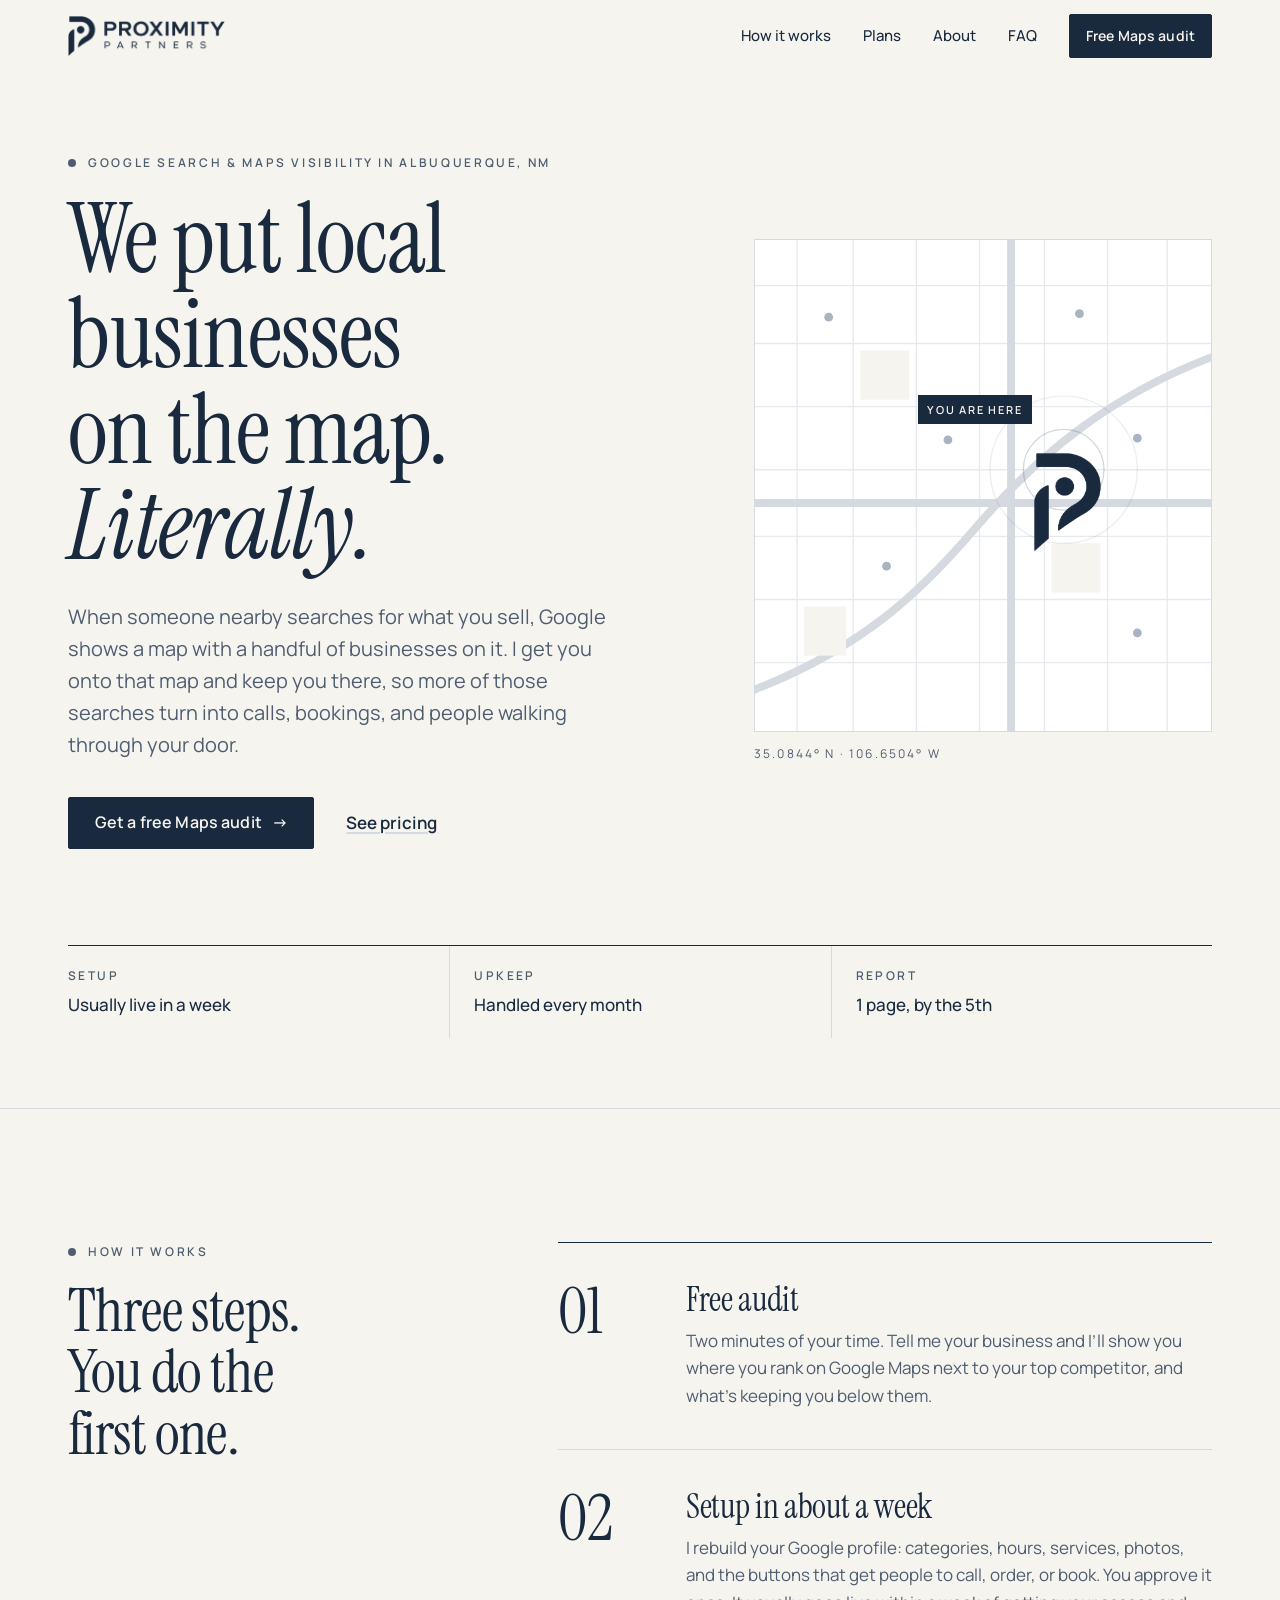
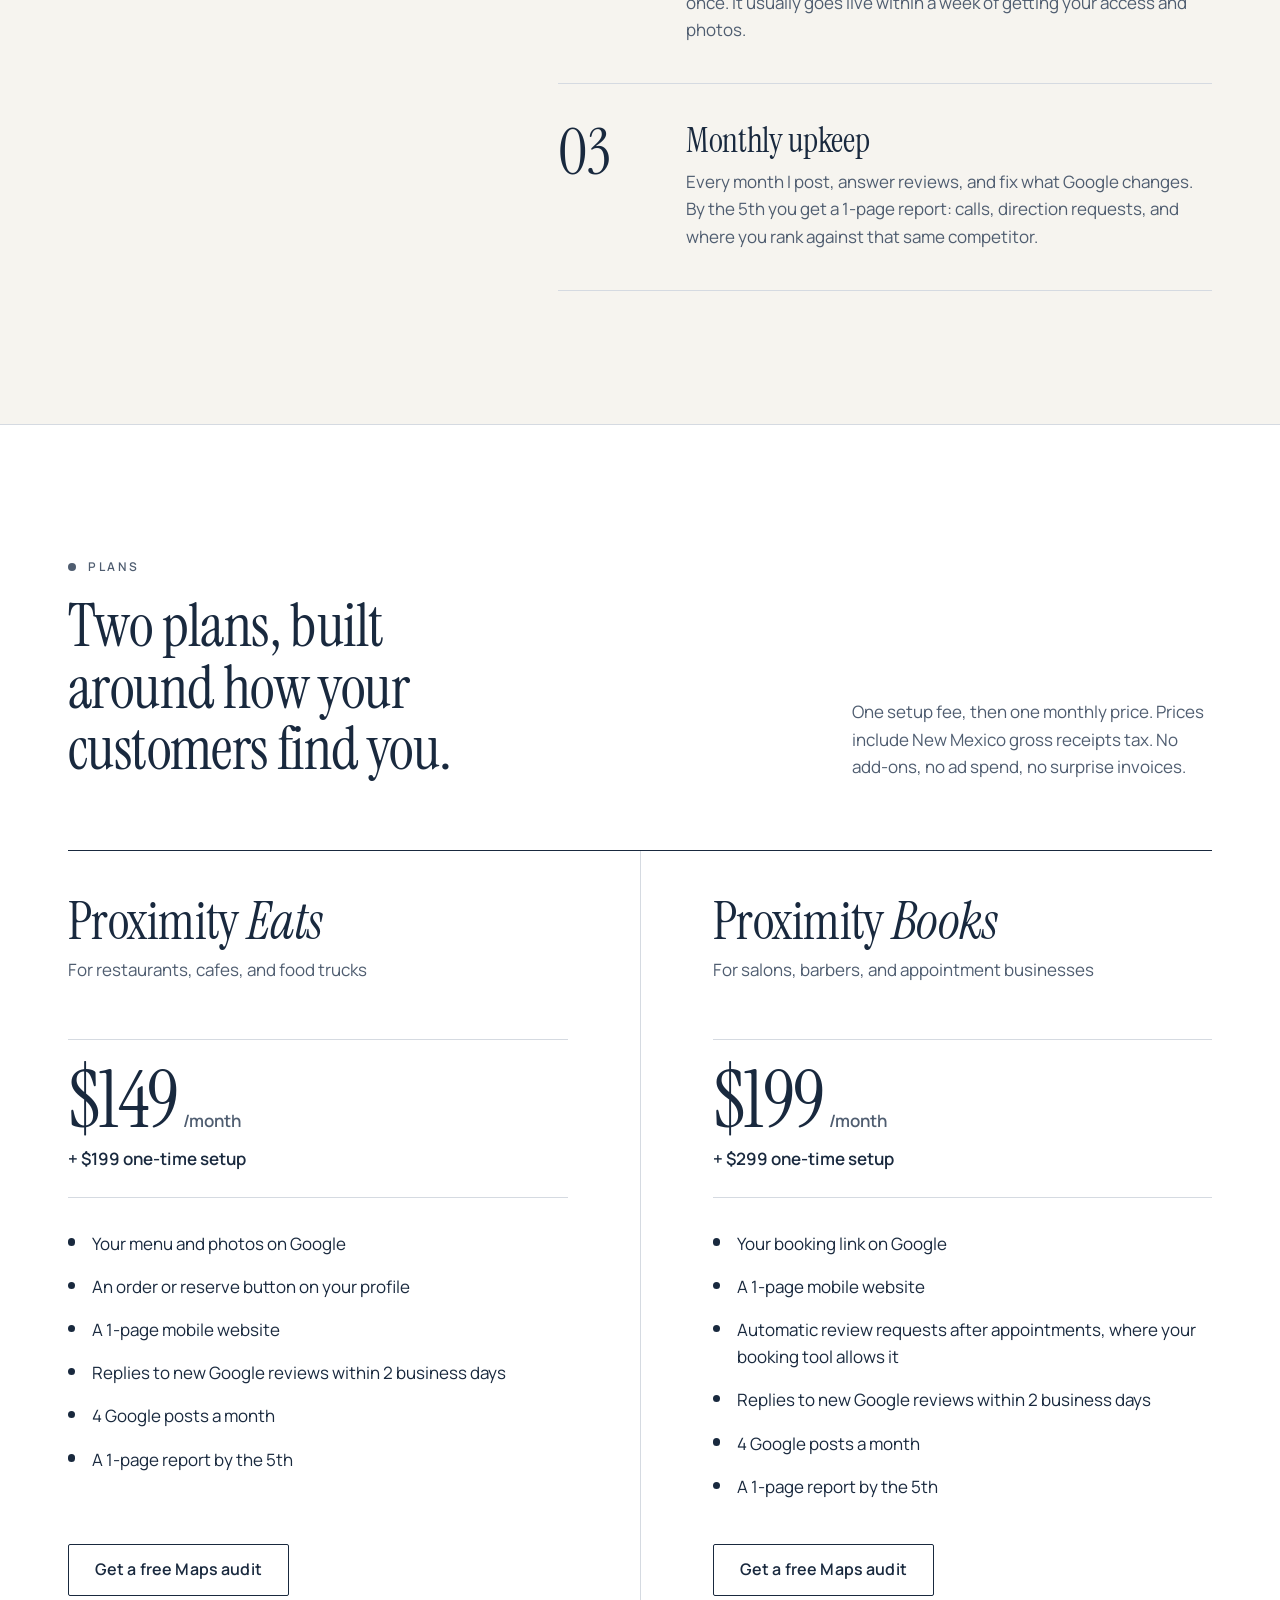
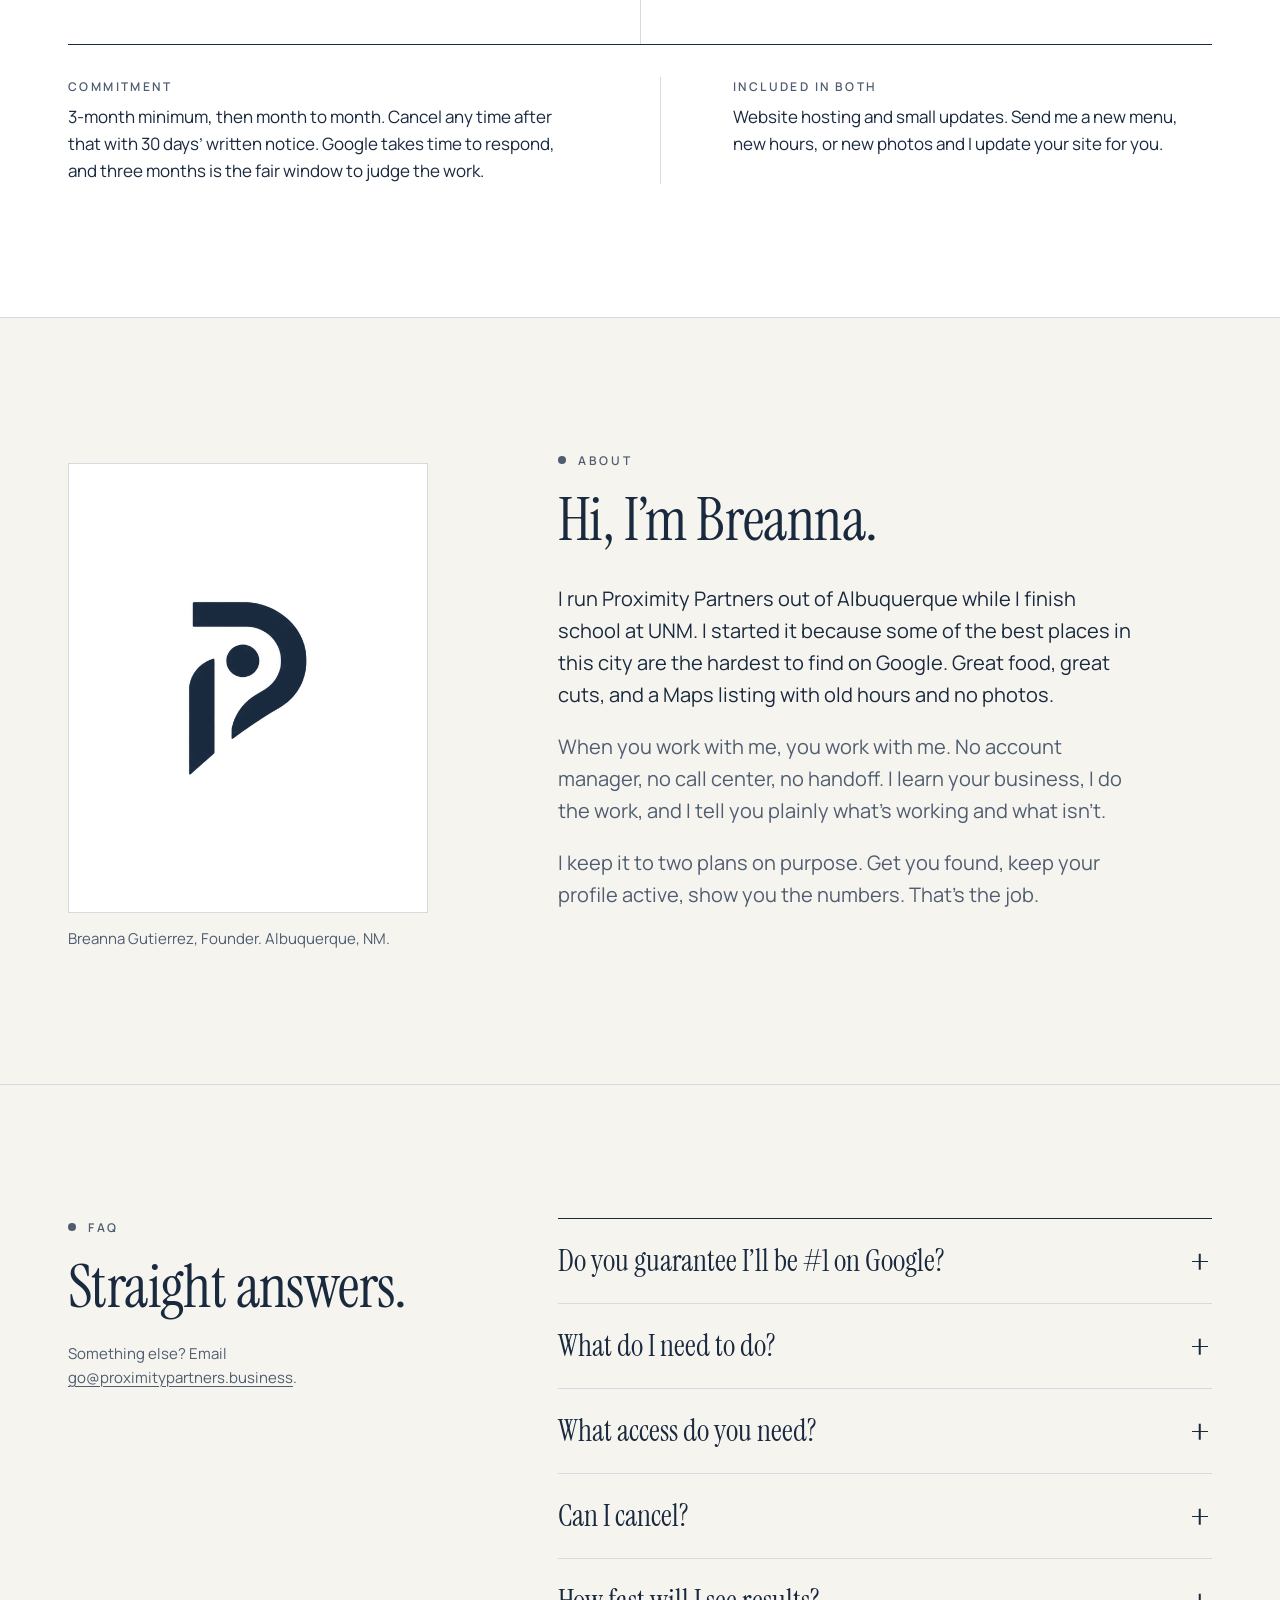
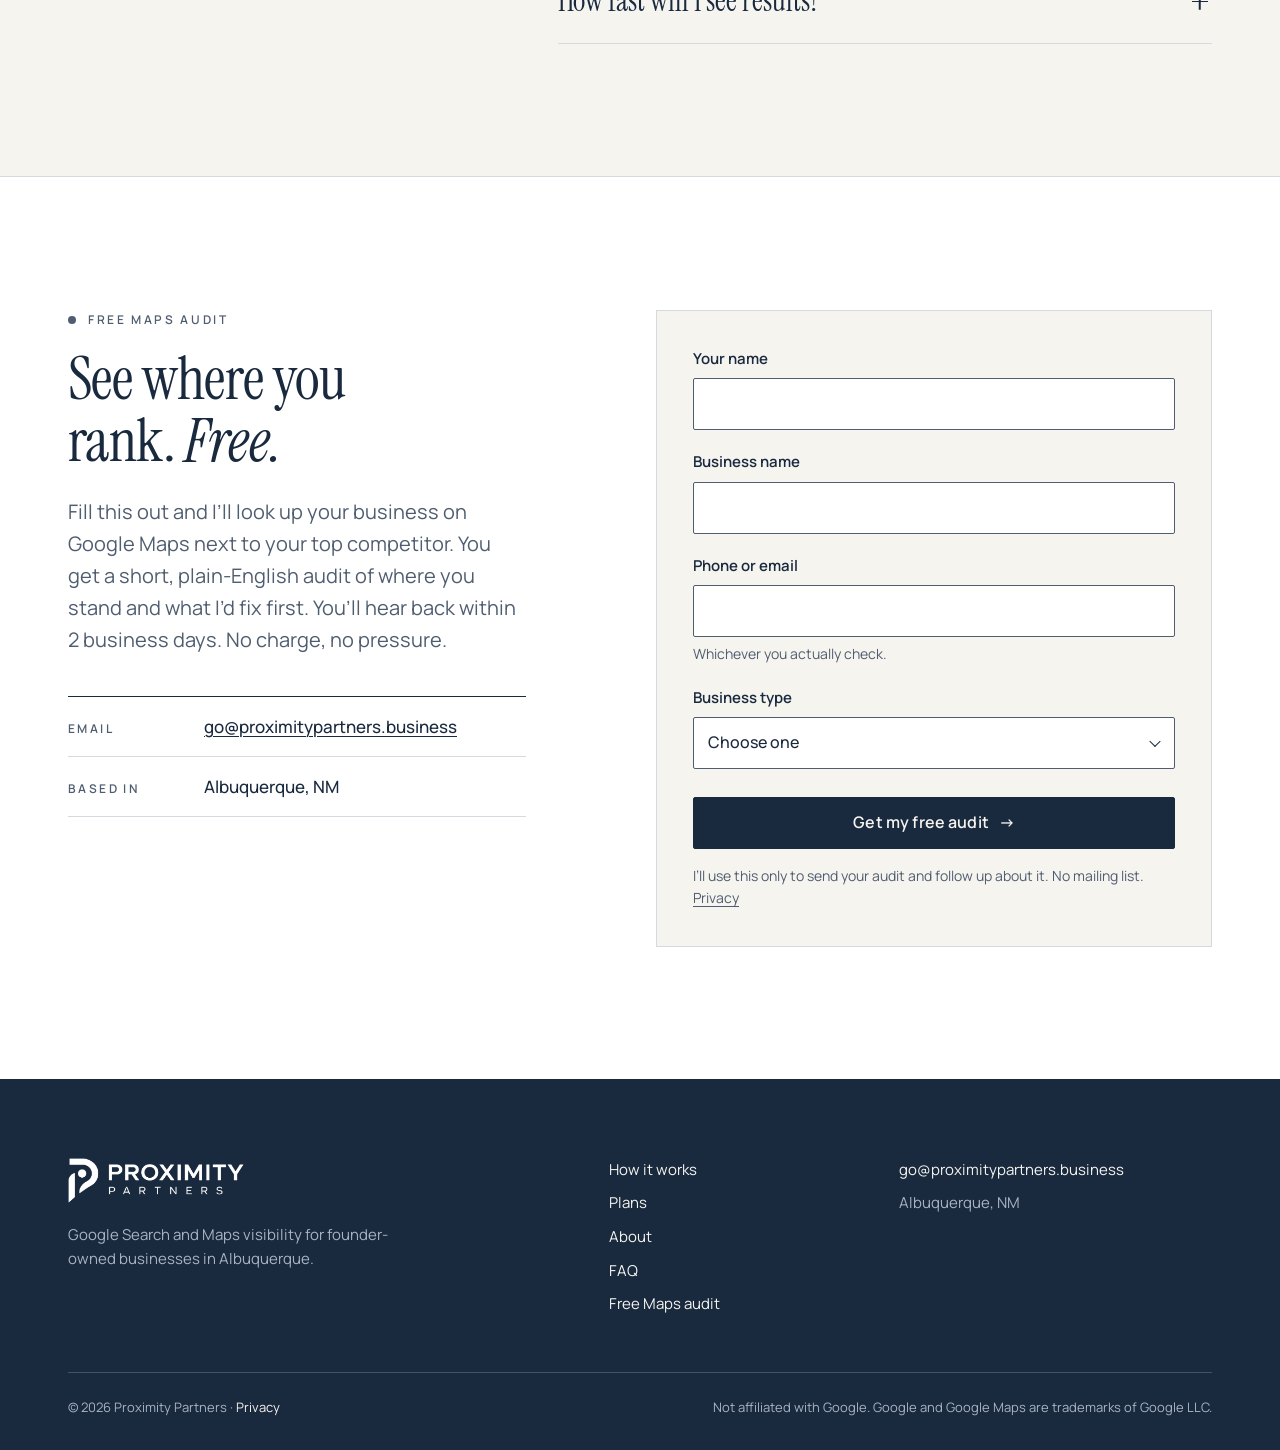
<file: index.html>
<!DOCTYPE html>
<html lang="en">
<head>
  <meta charset="UTF-8">
  <meta name="viewport" content="width=device-width, initial-scale=1">
  <title>Proximity Partners | Google Maps Visibility for Albuquerque Businesses</title>
  <meta name="description" content="More calls and walk-ins from Google Maps. Proximity Partners sets up and maintains Google profiles for Albuquerque restaurants, salons, and barbers. One setup fee, one monthly plan. Free Maps audit.">
  <link rel="canonical" href="https://proximitypartners.business/">
  <meta name="theme-color" content="#19293E">
  <meta name="color-scheme" content="light">
  <meta name="referrer" content="strict-origin-when-cross-origin">

  <!-- Open Graph / social -->
  <meta property="og:type" content="website">
  <meta property="og:site_name" content="Proximity Partners">
  <meta property="og:title" content="Proximity Partners | We put local businesses on the map">
  <meta property="og:description" content="Google Maps visibility for Albuquerque restaurants, salons, and barbers. Setup in about a week, monthly upkeep, a 1-page report by the 5th. Get a free Maps audit.">
  <meta property="og:url" content="https://proximitypartners.business/">
  <meta property="og:image" content="https://proximitypartners.business/og-image.png">
  <meta property="og:image:width" content="1200">
  <meta property="og:image:height" content="630">
  <meta property="og:image:alt" content="Proximity Partners logo over a street grid. Google Maps visibility, Albuquerque, NM.">
  <meta property="og:locale" content="en_US">
  <meta name="twitter:card" content="summary_large_image">
  <meta name="twitter:title" content="Proximity Partners | We put local businesses on the map">
  <meta name="twitter:description" content="Google Maps visibility for Albuquerque restaurants, salons, and barbers. Get a free Maps audit.">
  <meta name="twitter:image" content="https://proximitypartners.business/og-image.png">

  <!-- Icons -->
  <link rel="icon" href="/favicon.ico" sizes="any">
  <link rel="icon" type="image/png" sizes="32x32" href="/favicon-32.png">
  <link rel="apple-touch-icon" href="/apple-touch-icon.png">
  <link rel="manifest" href="/site.webmanifest">

  <!-- Fonts -->
  <link rel="preconnect" href="https://fonts.googleapis.com">
  <link rel="preconnect" href="https://fonts.gstatic.com" crossorigin>
  <link rel="stylesheet" href="https://fonts.googleapis.com/css2?family=Instrument+Serif:ital@0;1&family=Manrope:wght@400;500;600;700&display=swap">

  <link rel="stylesheet" href="/styles.css">
  <script>document.documentElement.classList.add('js');</script>
  <script src="/main.js" defer></script>

  <script type="application/ld+json">
  {
    "@context": "https://schema.org",
    "@type": "ProfessionalService",
    "@id": "https://proximitypartners.business/#business",
    "name": "Proximity Partners",
    "description": "Google Search and Google Maps visibility for founder-owned local businesses in Albuquerque, NM. One-time setup plus a monthly plan.",
    "url": "https://proximitypartners.business/",
    "logo": "https://proximitypartners.business/assets/logo.png",
    "image": "https://proximitypartners.business/og-image.png",
    "email": "go@proximitypartners.business",
    "founder": { "@type": "Person", "name": "Breanna Gutierrez" },
    "address": {
      "@type": "PostalAddress",
      "addressLocality": "Albuquerque",
      "addressRegion": "NM",
      "addressCountry": "US"
    },
    "geo": { "@type": "GeoCoordinates", "latitude": 35.0844, "longitude": -106.6504 },
    "areaServed": { "@type": "City", "name": "Albuquerque" },
    "makesOffer": [
      {
        "@type": "Offer",
        "name": "Proximity Eats",
        "description": "Google profile setup and monthly upkeep for restaurants. $199 one-time setup plus $149 per month.",
        "priceSpecification": { "@type": "UnitPriceSpecification", "price": 149, "priceCurrency": "USD", "unitText": "MONTH" }
      },
      {
        "@type": "Offer",
        "name": "Proximity Books",
        "description": "Google profile setup and monthly upkeep for salons, barbers, and appointment businesses. $299 one-time setup plus $199 per month.",
        "priceSpecification": { "@type": "UnitPriceSpecification", "price": 199, "priceCurrency": "USD", "unitText": "MONTH" }
      }
    ]
  }
  </script>
  <!-- PLACEHOLDER (schema): once they exist, add to the JSON-LD above:
       "sameAs": ["<your Google Business Profile URL>", "<Instagram/LinkedIn URL>"],
       "openingHours": "Mo-Fr 09:00-17:00"  (your real hours),
       and "streetAddress"/"postalCode" only if you want a public address. -->
</head>
<body>
  <a class="skip-link" href="#main">Skip to content</a>

  <header class="site-header">
    <div class="wrap header-inner">
      <a class="brand" href="/" aria-label="Proximity Partners, home">
        <img src="/assets/logo.png" alt="Proximity Partners" width="640" height="163">
      </a>
      <button class="nav-toggle" type="button" aria-expanded="false" aria-controls="site-nav">
        <span class="nav-toggle-label">Menu</span>
        <span class="nav-toggle-bars" aria-hidden="true"></span>
      </button>
      <nav id="site-nav" class="site-nav" aria-label="Main">
        <ul>
          <li><a href="#how">How it works</a></li>
          <li><a href="#plans">Plans</a></li>
          <li><a href="#about">About</a></li>
          <li><a href="#faq">FAQ</a></li>
        </ul>
        <a class="btn btn-small" href="#audit">Free Maps audit</a>
      </nav>
    </div>
  </header>

  <main id="main">

    <!-- HERO -->
    <section class="hero" aria-labelledby="hero-title">
      <div class="wrap hero-grid">
        <div class="hero-copy">
          <p class="eyebrow reveal">Google Search &amp; Maps visibility in Albuquerque, NM</p>
          <h1 id="hero-title" class="reveal">We put local businesses on the map. <em>Literally.</em></h1>
          <p class="lede reveal">When someone nearby searches for what you sell, Google shows a map with a handful of businesses on it. I get you onto that map and keep you there, so more of those searches turn into calls, bookings, and people walking through your door.</p>
          <div class="hero-actions reveal">
            <a class="btn" href="#audit">Get a free Maps audit <span class="btn-arrow" aria-hidden="true">&rarr;</span></a>
            <a class="link-quiet" href="#plans">See pricing</a>
          </div>
        </div>

        <figure class="hero-map reveal" aria-hidden="true">
          <svg class="map-svg" viewBox="0 0 520 560" focusable="false">
            <rect class="map-bg" x="0" y="0" width="520" height="560"/>
            <g class="map-minor">
              <path d="M0 52H520M0 118H520M0 190H520M0 262H520M0 338H520M0 410H520M0 482H520"/>
              <path d="M48 0V560M112 0V560M184 0V560M256 0V560M330 0V560M402 0V560M470 0V560"/>
            </g>
            <g class="map-major">
              <path d="M0 300H520"/>
              <path d="M292 0V560"/>
              <path d="M-20 520C120 470 190 400 250 330S400 170 560 120"/>
            </g>
            <g class="map-blocks">
              <rect x="120" y="126" width="56" height="56"/>
              <rect x="338" y="346" width="56" height="56"/>
              <rect x="56" y="418" width="48" height="56"/>
            </g>
            <g class="map-dots">
              <circle cx="84" cy="88" r="5"/>
              <circle cx="220" cy="228" r="5"/>
              <circle cx="436" cy="226" r="5"/>
              <circle cx="150" cy="372" r="5"/>
              <circle cx="436" cy="448" r="5"/>
              <circle cx="370" cy="84" r="5"/>
            </g>
            <circle class="map-ring" cx="352" cy="262" r="46"/>
            <circle class="map-ring map-ring-outer" cx="352" cy="262" r="84"/>
          </svg>
          <img class="map-pin" src="/assets/mark.png" alt="" width="219" height="318">
          <span class="map-tag">You are here</span>
          <figcaption class="map-caption">35.0844&deg; N &middot; 106.6504&deg; W</figcaption>
        </figure>
      </div>

      <div class="wrap">
        <ul class="hero-facts reveal" aria-label="At a glance">
          <li><span class="fact-k">Setup</span> Usually live in a week</li>
          <li><span class="fact-k">Upkeep</span> Handled every month</li>
          <li><span class="fact-k">Report</span> 1 page, by the 5th</li>
        </ul>
      </div>
    </section>

    <!-- HOW IT WORKS -->
    <section id="how" class="section how" aria-labelledby="how-title">
      <div class="wrap split">
        <div class="split-aside">
          <p class="eyebrow reveal">How it works</p>
          <h2 id="how-title" class="reveal">Three steps. You do the first one.</h2>
        </div>
        <ol class="steps">
          <li class="step reveal">
            <span class="step-num" aria-hidden="true">01</span>
            <div>
              <h3>Free audit</h3>
              <p>Two minutes of your time. Tell me your business and I&rsquo;ll show you where you rank on Google Maps next to your top competitor, and what&rsquo;s keeping you below them.</p>
            </div>
          </li>
          <li class="step reveal">
            <span class="step-num" aria-hidden="true">02</span>
            <div>
              <h3>Setup in about a week</h3>
              <p>I rebuild your Google profile: categories, hours, services, photos, and the buttons that get people to call, order, or book. You approve it once. It usually goes live within a week of getting your access and photos.</p>
            </div>
          </li>
          <li class="step reveal">
            <span class="step-num" aria-hidden="true">03</span>
            <div>
              <h3>Monthly upkeep</h3>
              <p>Every month I post, answer reviews, and fix what Google changes. By the 5th you get a <span class="nowrap">1-page</span> report: calls, direction requests, and where you rank against that same competitor.</p>
            </div>
          </li>
        </ol>
      </div>
    </section>

    <!-- PLANS -->
    <section id="plans" class="section plans" aria-labelledby="plans-title">
      <div class="wrap">
        <div class="plans-head">
          <p class="eyebrow reveal">Plans</p>
          <h2 id="plans-title" class="reveal">Two plans, built around how your customers find you.</h2>
          <p class="plans-intro reveal">One setup fee, then one monthly price. Prices include New Mexico gross receipts tax. No add-ons, no ad spend, no surprise invoices.</p>
        </div>

        <div class="plan-grid">
          <article class="plan reveal" aria-labelledby="plan-eats">
            <header class="plan-top">
              <h3 id="plan-eats">Proximity <em>Eats</em></h3>
              <p class="plan-for">For restaurants, cafes, and food trucks</p>
            </header>
            <p class="plan-price">
              <span class="price-num">$149</span><span class="price-unit">/month</span>
            </p>
            <p class="plan-setup">+ $199 one-time setup</p>
            <ul class="dot-list">
              <li>Your menu and photos on Google</li>
              <li>An order or reserve button on your profile</li>
              <li>A <span class="nowrap">1-page</span> mobile website</li>
              <li>Replies to new Google reviews within 2 business days</li>
              <li>4 Google posts a month</li>
              <li>A <span class="nowrap">1-page</span> report by the 5th</li>
            </ul>
            <a class="btn btn-outline" href="#audit" data-plan="Restaurant / food">Get a free Maps audit</a>
          </article>

          <article class="plan reveal" aria-labelledby="plan-books">
            <header class="plan-top">
              <h3 id="plan-books">Proximity <em>Books</em></h3>
              <p class="plan-for">For salons, barbers, and appointment businesses</p>
            </header>
            <p class="plan-price">
              <span class="price-num">$199</span><span class="price-unit">/month</span>
            </p>
            <p class="plan-setup">+ $299 one-time setup</p>
            <ul class="dot-list">
              <li>Your booking link on Google</li>
              <li>A <span class="nowrap">1-page</span> mobile website</li>
              <li>Automatic review requests after appointments, where your booking tool allows it</li>
              <li>Replies to new Google reviews within 2 business days</li>
              <li>4 Google posts a month</li>
              <li>A <span class="nowrap">1-page</span> report by the 5th</li>
            </ul>
            <a class="btn btn-outline" href="#audit" data-plan="Salon / barber">Get a free Maps audit</a>
          </article>
        </div>

        <dl class="terms reveal">
          <div>
            <dt>Commitment</dt>
            <dd>3-month minimum, then month to month. Cancel any time after that with 30 days&rsquo; written notice. Google takes time to respond, and three months is the fair window to judge the work.</dd>
          </div>
          <div>
            <dt>Included in both</dt>
            <dd>Website hosting and small updates. Send me a new menu, new hours, or new photos and I update your site for you.</dd>
          </div>
        </dl>
      </div>
    </section>

    <!-- ABOUT -->
    <section id="about" class="section about" aria-labelledby="about-title">
      <div class="wrap about-grid">
        <figure class="about-figure reveal">
          <!-- PLACEHOLDER (photo): replace this block with a real photo of you, e.g.
               <img src="/assets/breanna.jpg" alt="Breanna Gutierrez, founder of Proximity Partners" width="800" height="1000" loading="lazy">
               Portrait orientation (4:5) works best. Until then the logo mark shows here. -->
          <div class="about-photo-fallback">
            <img src="/assets/mark.png" alt="" width="219" height="318" loading="lazy">
          </div>
          <figcaption>Breanna Gutierrez, Founder. Albuquerque, NM.</figcaption>
        </figure>

        <div class="about-copy">
          <p class="eyebrow reveal">About</p>
          <h2 id="about-title" class="reveal">Hi, I&rsquo;m Breanna.</h2>
          <div class="prose">
            <p class="reveal">I run Proximity Partners out of Albuquerque while I finish school at UNM. I started it because some of the best places in this city are the hardest to find on Google. Great food, great cuts, and a Maps listing with old hours and no photos.</p>
            <p class="reveal">When you work with me, you work with me. No account manager, no call center, no handoff. I learn your business, I do the work, and I tell you plainly what&rsquo;s working and what isn&rsquo;t.</p>
            <p class="reveal">I keep it to two plans on purpose. Get you found, keep your profile active, show you the numbers. That&rsquo;s the job.</p>
          </div>
        </div>
      </div>
    </section>

    <!-- FAQ -->
    <section id="faq" class="section faq" aria-labelledby="faq-title">
      <div class="wrap split">
        <div class="split-aside split-sticky">
          <p class="eyebrow reveal">FAQ</p>
          <h2 id="faq-title" class="reveal">Straight answers.</h2>
          <p class="faq-more reveal">Something else? Email <a href="mailto:go@proximitypartners.business">go@proximitypartners.business</a>.</p>
        </div>
        <div class="faq-list">
          <details class="reveal">
            <summary>Do you guarantee I&rsquo;ll be #1 on Google?</summary>
            <div class="answer">
              <p>No. Nobody honestly can. Google ranks local results on relevance, distance, and reputation, and distance changes with every person searching. A business three blocks away will often outrank you for someone standing next to it.</p>
              <p>What I can promise is the work: a complete, active, well-reviewed profile, and a monthly report that shows exactly where you stand. Anyone who guarantees #1 is guessing.</p>
            </div>
          </details>
          <details class="reveal">
            <summary>What do I need to do?</summary>
            <div class="answer">
              <p>Very little. One short call at the start, a few photos if you have them, and a yes when I send you the setup to approve. After that, keep running your business. I handle the upkeep.</p>
            </div>
          </details>
          <details class="reveal">
            <summary>What access do you need?</summary>
            <div class="answer">
              <p>Manager access to your Google Business Profile, which you grant from your own Google account. You stay the owner. If you don&rsquo;t have a profile yet, I&rsquo;ll help you create and verify one in your name.</p>
              <p>On Proximity Books, I&rsquo;ll also connect to your booking tool so review requests go out after appointments, where your booking tool allows it. We&rsquo;ll sort out the details on the setup call.</p>
            </div>
          </details>
          <details class="reveal">
            <summary>Can I cancel?</summary>
            <div class="answer">
              <p>Yes. Both plans have a 3-month minimum. After that they go month to month, and you can cancel any time with 30 days&rsquo; written notice. An email is enough.</p>
              <p>Your Google profile, photos, reviews, and domain are yours and stay yours. I&rsquo;m added as a Manager, never as the owner.</p>
            </div>
          </details>
          <details class="reveal">
            <summary>How fast will I see results?</summary>
            <div class="answer">
              <p>Profile fixes usually show up on Google within days. Ranking changes take longer, usually weeks to a few months, depending on your category and how crowded your area is. That&rsquo;s why there&rsquo;s a 3-month minimum, and why you get a report every month so you can watch it move.</p>
            </div>
          </details>
        </div>
      </div>
    </section>

    <!-- CONTACT / AUDIT -->
    <section id="audit" class="section contact" aria-labelledby="audit-title">
      <div class="wrap contact-grid">
        <div class="contact-copy">
          <p class="eyebrow reveal">Free Maps audit</p>
          <h2 id="audit-title" class="reveal">See where you rank. <em>Free.</em></h2>
          <p class="reveal">Fill this out and I&rsquo;ll look up your business on Google Maps next to your top competitor. You get a short, plain-English audit of where you stand and what I&rsquo;d fix first. You&rsquo;ll hear back within 2 business days. No charge, no pressure.</p>

          <ul class="contact-direct reveal">
            <li>
              <span class="fact-k">Email</span>
              <a href="mailto:go@proximitypartners.business">go@proximitypartners.business</a>
            </li>
            <li>
              <span class="fact-k">Based in</span>
              Albuquerque, NM
            </li>
            <!-- PLACEHOLDER (hours): add your contact hours as another <li> if you want to show them. -->
          </ul>
        </div>

        <!-- Netlify Forms collects submissions (form name "audit"). The ops server picks them up,
             runs the free Maps audit, and sends Breanna the draft in Telegram. "_honey" is the spam trap. -->
        <form class="audit-form reveal" name="audit" method="POST" action="/thanks.html" data-netlify="true" netlify-honeypot="_honey">
          <input type="hidden" name="form-name" value="audit">
          <p class="visually-hidden">
            <label>Leave this empty: <input name="_honey" tabindex="-1" autocomplete="off"></label>
          </p>

          <div class="field">
            <label for="f-name">Your name</label>
            <input id="f-name" name="name" type="text" autocomplete="name" required>
          </div>
          <div class="field">
            <label for="f-business">Business name</label>
            <input id="f-business" name="business" type="text" autocomplete="organization" required>
          </div>
          <div class="field">
            <label for="f-contact">Phone or email</label>
            <input id="f-contact" name="contact" type="text" autocomplete="on" required aria-describedby="f-contact-hint">
            <p class="hint" id="f-contact-hint">Whichever you actually check.</p>
          </div>
          <div class="field">
            <label for="f-type">Business type</label>
            <div class="select-wrap">
              <select id="f-type" name="business_type" required>
                <option value="" disabled selected>Choose one</option>
                <option>Restaurant / food</option>
                <option>Salon / barber</option>
                <option>Other appointment business</option>
                <option>Something else</option>
              </select>
            </div>
          </div>
          <button class="btn btn-block" type="submit">Get my free audit <span class="btn-arrow" aria-hidden="true">&rarr;</span></button>
          <p class="form-note">I&rsquo;ll use this only to send your audit and follow up about it. No mailing list. <a href="/privacy.html">Privacy</a></p>
        </form>
      </div>
    </section>
  </main>

  <footer class="site-footer">
    <div class="wrap footer-grid">
      <div class="footer-brand">
        <img src="/assets/logo-white.png" alt="Proximity Partners" width="640" height="163" loading="lazy">
        <p>Google Search and Maps visibility for founder-owned businesses in Albuquerque.</p>
      </div>
      <nav class="footer-nav" aria-label="Footer">
        <ul>
          <li><a href="#how">How it works</a></li>
          <li><a href="#plans">Plans</a></li>
          <li><a href="#about">About</a></li>
          <li><a href="#faq">FAQ</a></li>
          <li><a href="#audit">Free Maps audit</a></li>
        </ul>
      </nav>
      <address class="footer-contact">
        <a href="mailto:go@proximitypartners.business">go@proximitypartners.business</a>
        <span>Albuquerque, NM</span>
      </address>
    </div>
    <div class="wrap footer-base">
      <p>&copy; 2026 Proximity Partners &middot; <a href="/privacy.html">Privacy</a></p>
      <p>Not affiliated with Google. Google and Google Maps are trademarks of Google LLC.</p>
    </div>
  </footer>
</body>
</html>
</file>
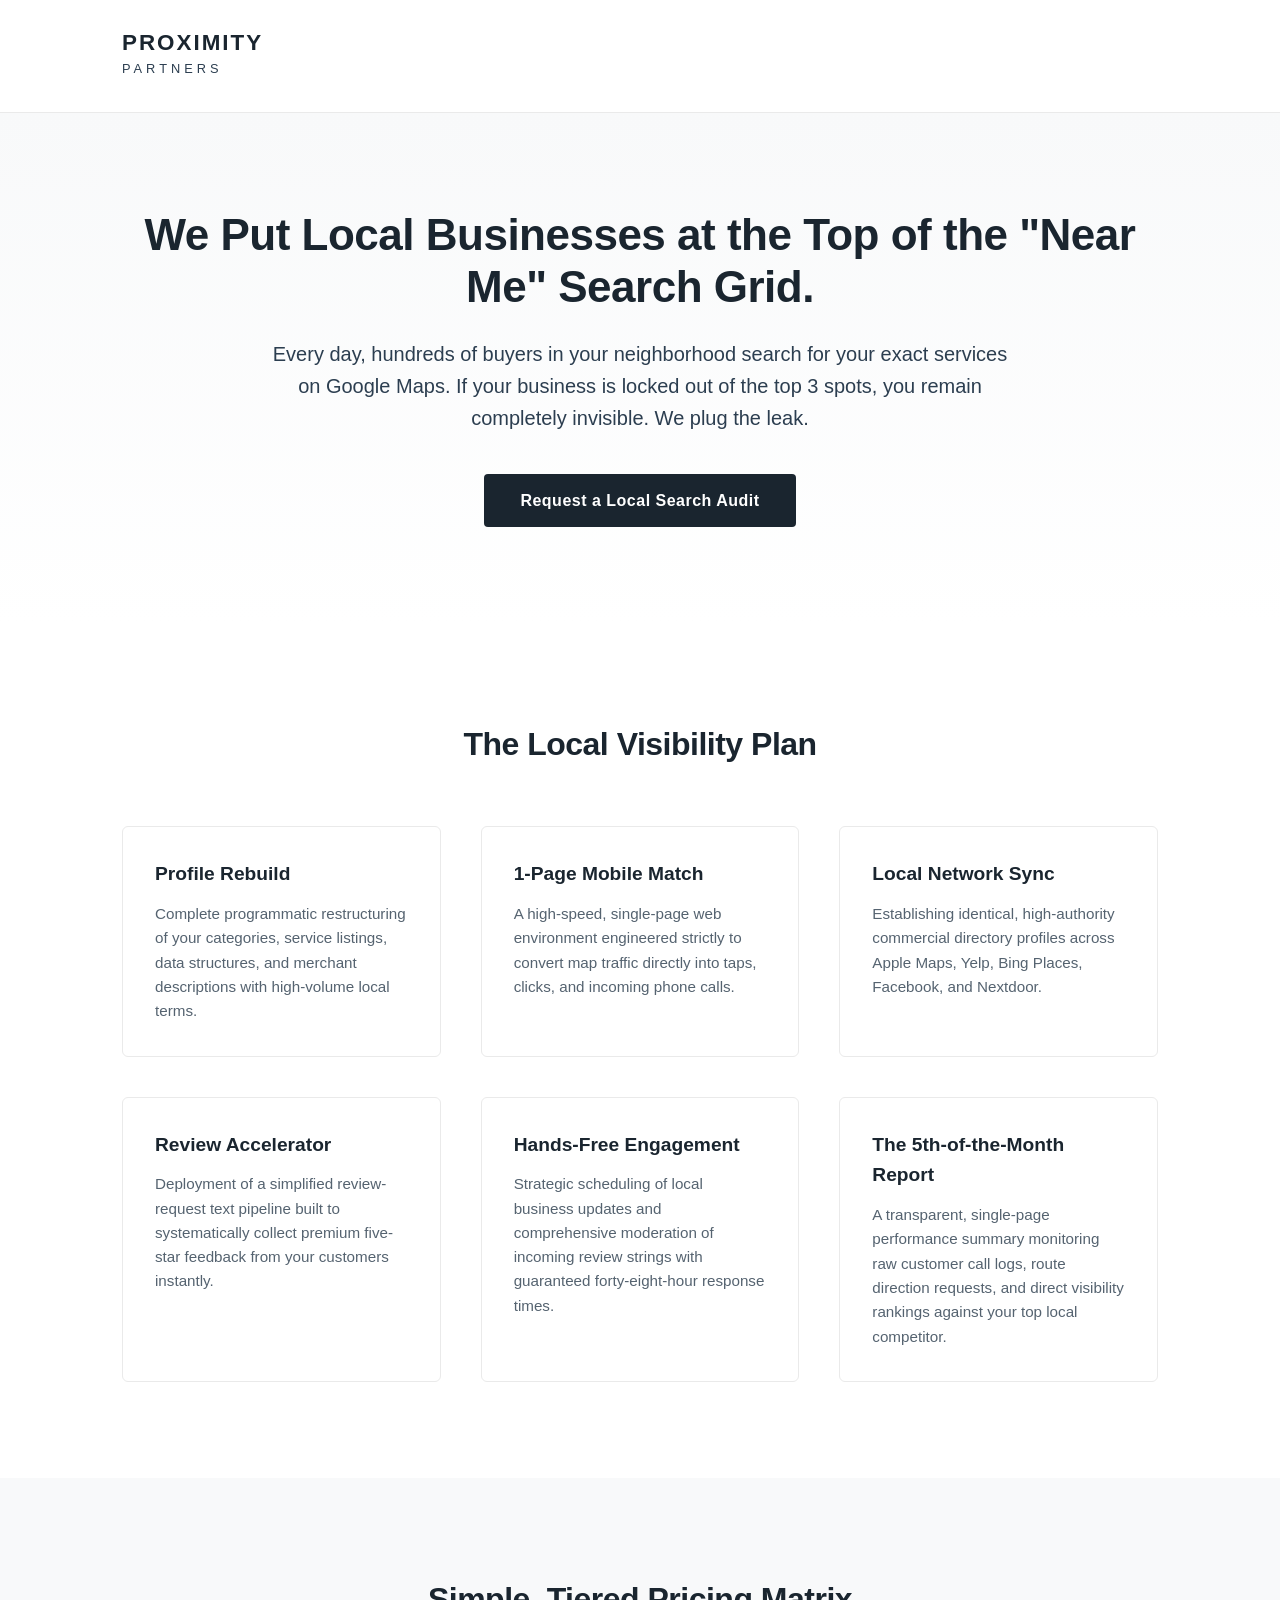
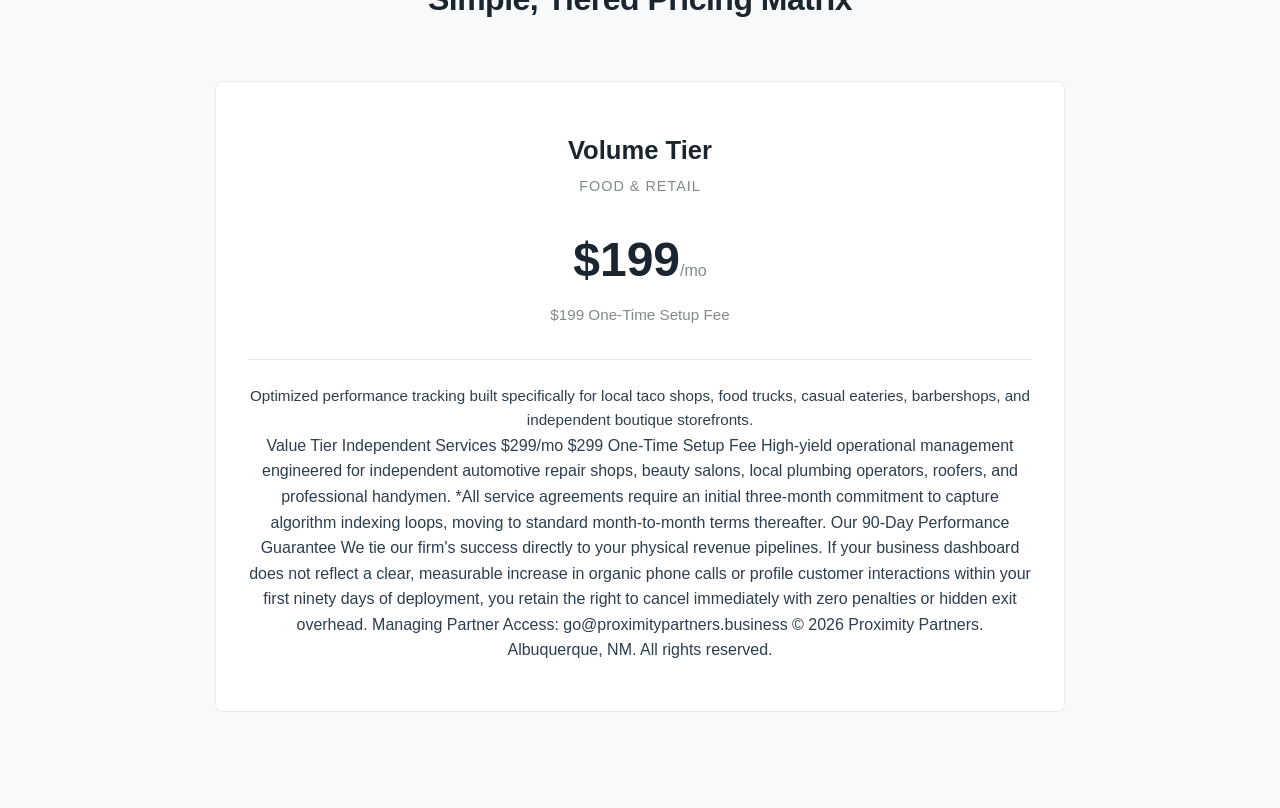
<file: proximity-website/index.html>
<!DOCTYPE html>
<html lang="en">
<head>
    <meta charset="UTF-8">
    <meta name="viewport" content="width=device-width, initial-scale=1.0">
    <title>Proximity Partners | Hyper-Local Search Optimization</title>
    <style>
        :root { 
            --navy: #1A252F; 
            --slate: #2C3E50; 
            --white: #FFFFFF; 
            --light-gray: #F8F9FA; 
            --border-color: #EAEAEA;
        }
        * { 
            box-sizing: border-box; 
            margin: 0; 
            padding: 0; 
            font-family: '-apple-system', BlinkMacSystemFont, 'Segoe UI', Roboto, Helvetica, Arial, sans-serif; 
        }
        body { 
            color: var(--slate); 
            background-color: var(--white); 
            line-height: 1.6; 
            -webkit-font-smoothing: antialiased;
        }
        .container { 
            max-width: 1100px; 
            margin: 0 auto; 
            padding: 0 2rem; 
        }
        
        /* Navigation / Header */
        header { 
            padding: 2rem 0; 
            border-bottom: 1px solid var(--border-color); 
        }
        .brand {
            display: flex;
            flex-direction: column;
        }
        .logo-text { 
            font-size: 1.4rem; 
            font-weight: 800; 
            color: var(--navy); 
            letter-spacing: 2px; 
            line-height: 1;
        }
        .logo-subtext { 
            font-weight: 300; 
            letter-spacing: 4px; 
            font-size: 0.8rem; 
            color: var(--slate); 
            margin-top: 0.3rem; 
            text-transform: uppercase;
        }
        
        /* Hero Branding Section */
        .hero { 
            padding: 6rem 0; 
            text-align: center; 
            background: linear-gradient(to bottom, var(--light-gray), var(--white)); 
        }
        h1 { 
            font-size: 2.75rem; 
            font-weight: 800; 
            color: var(--navy); 
            margin-bottom: 1.5rem; 
            letter-spacing: -0.5px; 
            line-height: 1.2;
        }
        .hero p { 
            font-size: 1.25rem; 
            max-width: 750px; 
            margin: 0 auto 2.5rem; 
            color: var(--slate); 
        }
        .btn { 
            display: inline-block; 
            background-color: var(--navy); 
            color: var(--white); 
            padding: 0.85rem 2.25rem; 
            font-weight: 700; 
            text-decoration: none; 
            border-radius: 4px; 
            letter-spacing: 0.5px; 
            transition: transform 0.2s, background-color 0.2s; 
        }
        .btn:hover { 
            transform: translateY(-2px); 
            background-color: #111921;
        }

        /* The Service Plan Breakdown */
        .features { 
            padding: 6rem 0; 
        }
        .section-title { 
            font-size: 2rem; 
            font-weight: 800; 
            text-align: center; 
            margin-bottom: 3.5rem; 
            color: var(--navy); 
            letter-spacing: -0.5px;
        }
        .grid { 
            display: grid; 
            grid-template-columns: repeat(auto-fit, minmax(300px, 1fr)); 
            gap: 2.5rem; 
        }
        .feature-card { 
            padding: 2rem; 
            border: 1px solid var(--border-color); 
            border-radius: 6px; 
            background-color: var(--white);
        }
        .feature-card h3 { 
            margin-bottom: 0.75rem; 
            color: var(--navy); 
            font-weight: 700; 
            font-size: 1.2rem;
        }
        .feature-card p {
            font-size: 0.95rem;
            color: #556370;
        }

        /* Transparent Pricing Matrix */
        .pricing { 
            padding: 6rem 0; 
            background-color: var(--light-gray); 
        }
        .pricing-grid { 
            display: grid; 
            grid-template-columns: repeat(auto-fit, minmax(280px, 1fr)); 
            gap: 2.5rem; 
            max-width: 850px; 
            margin: 0 auto; 
        }
        .price-card { 
            background: var(--white); 
            padding: 3rem 2rem; 
            border-radius: 8px; 
            border: 1px solid var(--border-color); 
            text-align: center; 
        }
        .price-card.premium-tier { 
            border: 2px solid var(--navy); 
            box-shadow: 0 4px 12px rgba(0,0,0,0.03);
        }
        .price-card h3 { 
            font-size: 1.6rem; 
            color: var(--navy); 
            margin-bottom: 0.25rem; 
            font-weight: 800;
        }
        .tier-subtitle {
            color: #7F8C8D; 
            margin-bottom: 1.5rem;
            font-size: 0.9rem;
            text-transform: uppercase;
            letter-spacing: 1px;
        }
        .price { 
            font-size: 3rem; 
            font-weight: 800; 
            color: var(--navy); 
            margin-bottom: 0.25rem; 
        }
        .price span {
            font-size: 1rem;
            font-weight: 400;
            color: #7F8C8D;
        }
        .setup { 
            font-size: 0.95rem; 
            color: #7F8C8D; 
            margin-bottom: 2rem; 
            font-weight: 500;
        }
        .price-card p.tier-desc { 
            font-size: 0.95rem; 
            color: var(--slate); 
            border-top: 1px solid var(--border-color);
            padding-top: 1.5rem;
        }
        .commitment-note {
            text-align: center; 
            margin-top: 3rem; 
            font-size: 0.9rem; 
            color: #7F8C8D;
        }
        
        /* De-risking & Trust Structure */
        .guarantee { 
            padding: 6rem 0; 
            text-align: center; 
            max-width: 750px; 
            margin: 0 auto; 
        }
        .guarantee p {
            font-size: 1.1rem;
            color: #556370;
            margin-top: 1rem;
        }
        
        /* Corporate Footer */
        footer { 
            background-color: var(--navy); 
            color: var(--white); 
            padding: 4rem 0; 
            text-align: center; 
            font-size: 0.95rem; 
        }
        footer p.contact-info { 
            letter-spacing: 0.5px; 
            margin-bottom: 1rem;
        }
        footer p.contact-info strong {
            color: var(--white);
            background-color: rgba(255,255,255,0.1);
            padding: 0.25rem 0.5rem;
            border-radius: 4px;
            font-weight: 600;
        }
        footer p.copyright { 
            font-size: 0.85rem; 
            opacity: 0.5; 
        }
    </style>
</head>
<body>

    <header>
        <div class="container">
            <div class="brand">
                <div class="logo-text">PROXIMITY</div>
                <div class="logo-subtext">Partners</div>
            </div>
        </div>
    </header>

    <section class="hero">
        <div class="container">
            <h1>We Put Local Businesses at the Top of the "Near Me" Search Grid.</h1>
            <p>Every day, hundreds of buyers in your neighborhood search for your exact services on Google Maps. If your business is locked out of the top 3 spots, you remain completely invisible. We plug the leak.</p>
            <a href="mailto:go@proximitypartners.business" class="btn">Request a Local Search Audit</a>
        </div>
    </section>

    <section class="features">
        <div class="container">
            <h2 class="section-title">The Local Visibility Plan</h2>
            <div class="grid">
                <div class="feature-card">
                    <h3>Profile Rebuild</h3>
                    <p>Complete programmatic restructuring of your categories, service listings, data structures, and merchant descriptions with high-volume local terms.</p>
                </div>
                <div class="feature-card">
                    <h3>1-Page Mobile Match</h3>
                    <p>A high-speed, single-page web environment engineered strictly to convert map traffic directly into taps, clicks, and incoming phone calls.</p>
                </div>
                <div class="feature-card">
                    <h3>Local Network Sync</h3>
                    <p>Establishing identical, high-authority commercial directory profiles across Apple Maps, Yelp, Bing Places, Facebook, and Nextdoor.</p>
                </div>
                <div class="feature-card">
                    <h3>Review Accelerator</h3>
                    <p>Deployment of a simplified review-request text pipeline built to systematically collect premium five-star feedback from your customers instantly.</p>
                </div>
                <div class="feature-card">
                    <h3>Hands-Free Engagement</h3>
                    <p>Strategic scheduling of local business updates and comprehensive moderation of incoming review strings with guaranteed forty-eight-hour response times.</p>
                </div>
                <div class="feature-card">
                    <h3>The 5th-of-the-Month Report</h3>
                    <p>A transparent, single-page performance summary monitoring raw customer call logs, route direction requests, and direct visibility rankings against your top local competitor.</p>
                </div>
            </div>
        </div>
    </section>

    <section class="pricing">
        <div class="container">
            <h2 class="section-title">Simple, Tiered Pricing Matrix</h2>
            <div class="pricing-grid">
                <div class="price-card">
                    <h3>Volume Tier</h3>
                    <div class="tier-subtitle">Food & Retail</div>
                    <div class="price">$199<span>/mo</span></div>
                    <div class="setup">$199 One-Time Setup Fee</div>
                    <p class="tier-desc">Optimized performance tracking built specifically for local taco shops, food trucks, casual eateries, barbershops, and independent boutique storefronts.</p>
                    Value Tier
Independent Services
$299/mo
$299 One-Time Setup Fee
High-yield operational management engineered for independent automotive repair shops, beauty salons, local plumbing operators, roofers, and professional handymen.


*All service agreements require an initial three-month commitment to capture algorithm indexing loops, moving to standard month-to-month terms thereafter.

Our 90-Day Performance Guarantee
We tie our firm's success directly to your physical revenue pipelines. If your business dashboard does not reflect a clear, measurable increase in organic phone calls or profile customer interactions within your first ninety days of deployment, you retain the right to cancel immediately with zero penalties or hidden exit overhead.
Managing Partner Access: go@proximitypartners.business
© 2026 Proximity Partners. Albuquerque, NM. All rights reserved.
</file>
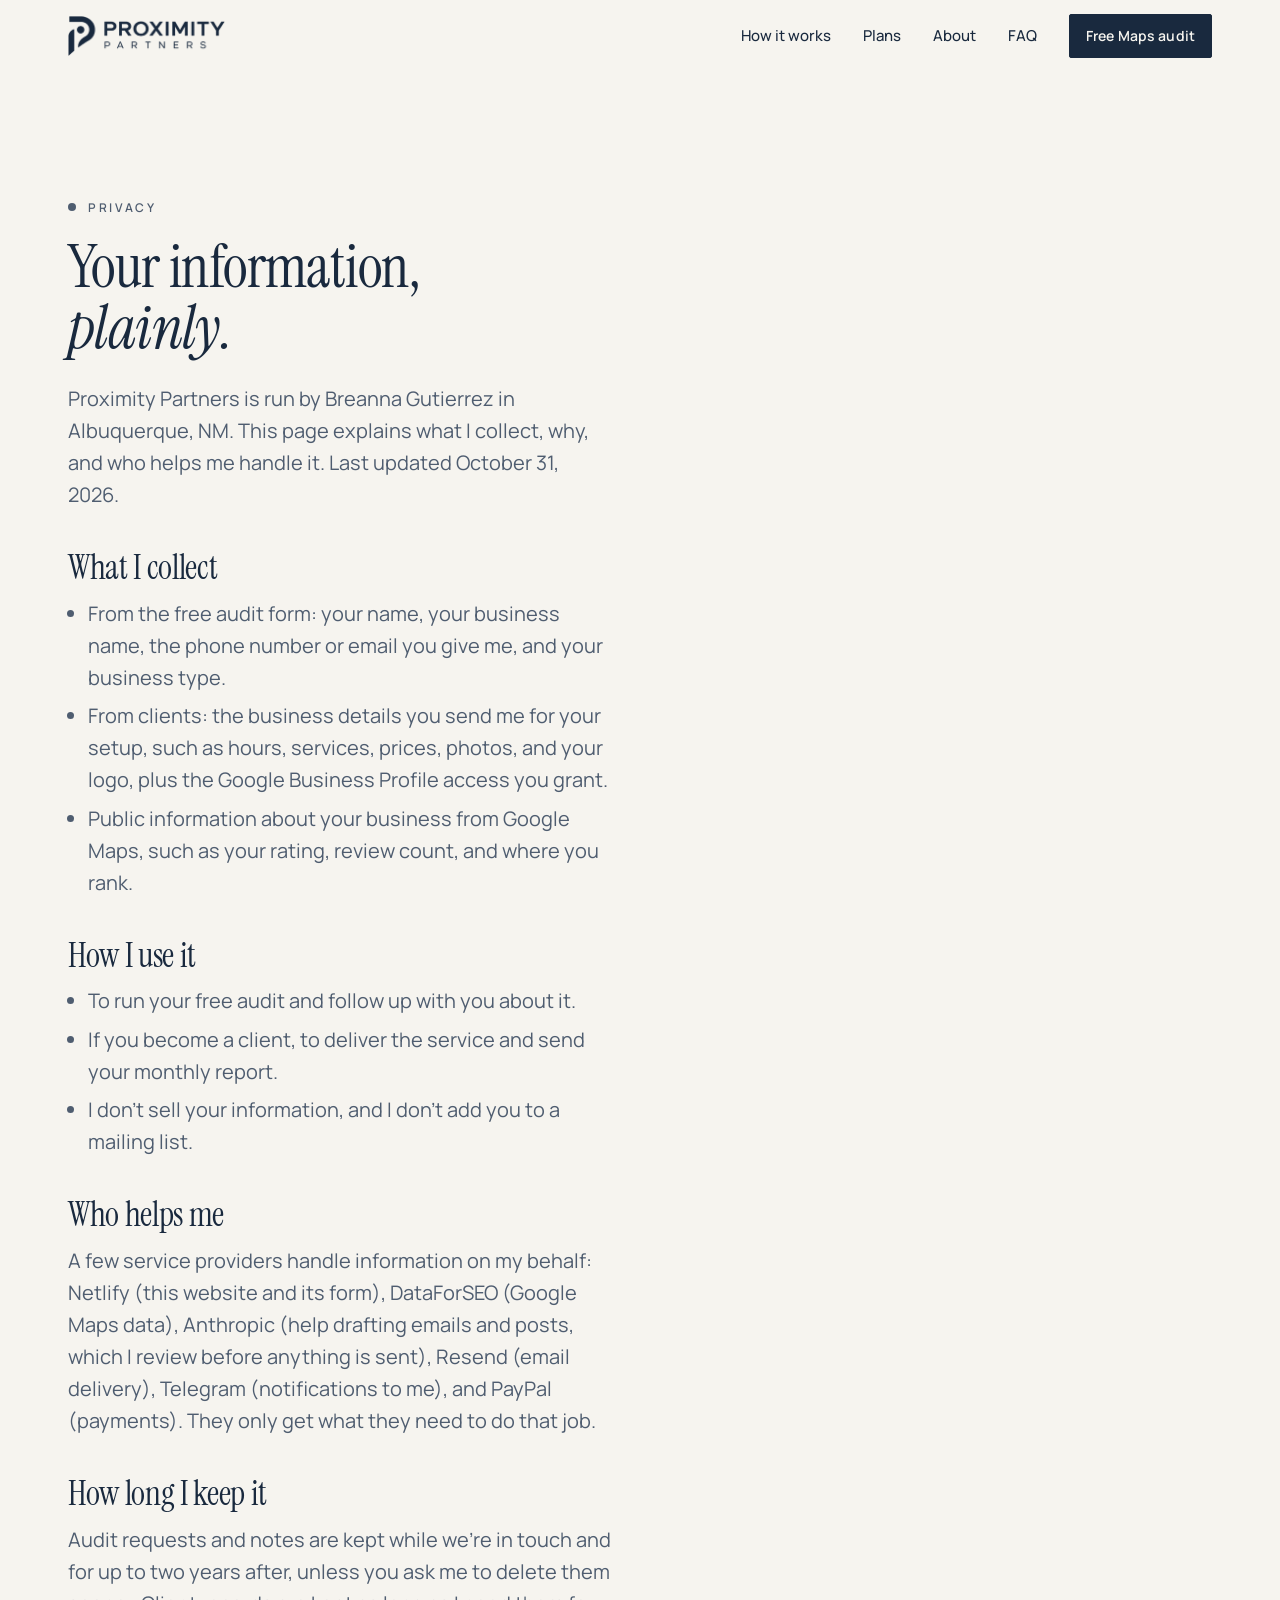
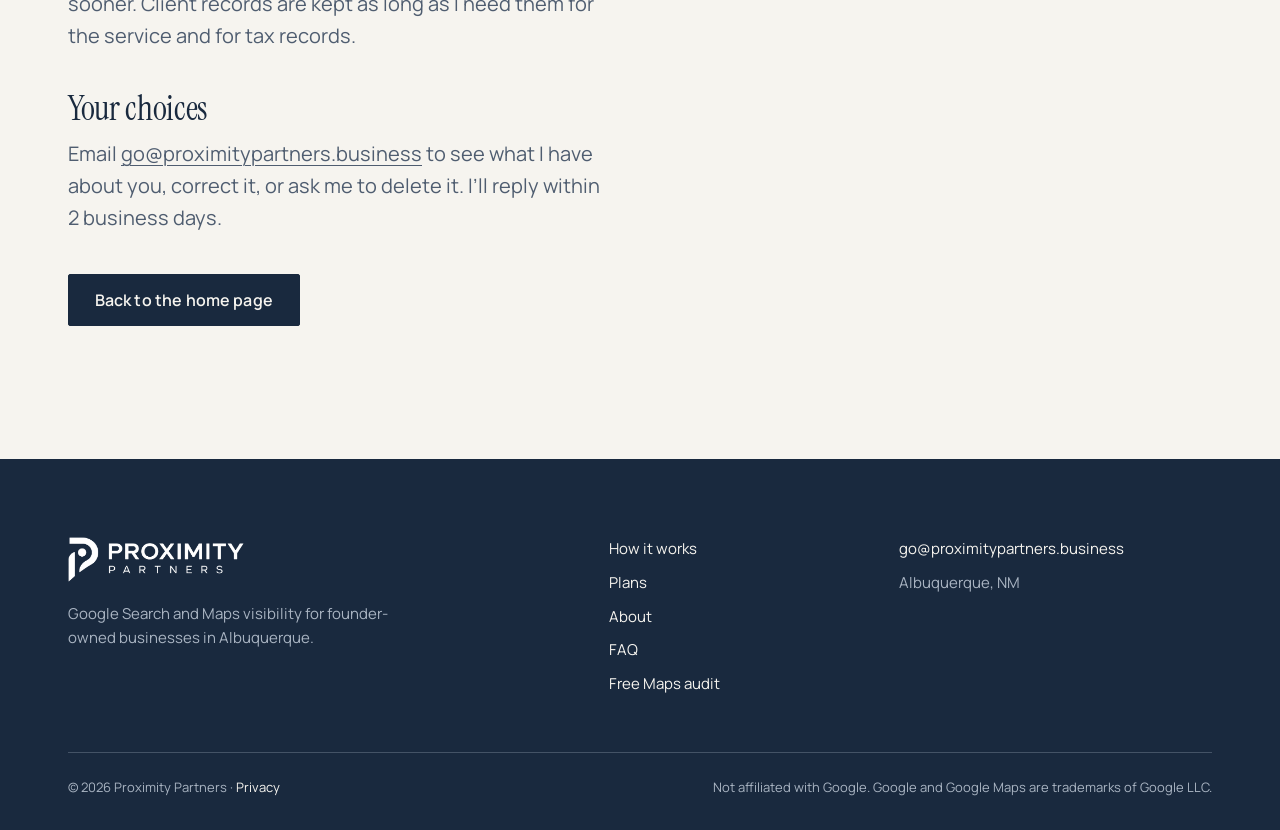
<file: privacy.html>
<!DOCTYPE html>
<html lang="en">
<head>
  <meta charset="UTF-8">
  <meta name="viewport" content="width=device-width, initial-scale=1">
  <title>Privacy | Proximity Partners</title>
  <meta name="description" content="What Proximity Partners collects, how it's used, and how to have it deleted.">
  <link rel="canonical" href="https://proximitypartners.business/privacy.html">
  <meta name="theme-color" content="#19293E">
  <link rel="icon" href="/favicon.ico" sizes="any">
  <link rel="icon" type="image/png" sizes="32x32" href="/favicon-32.png">
  <link rel="apple-touch-icon" href="/apple-touch-icon.png">
  <link rel="preconnect" href="https://fonts.googleapis.com">
  <link rel="preconnect" href="https://fonts.gstatic.com" crossorigin>
  <link rel="stylesheet" href="https://fonts.googleapis.com/css2?family=Instrument+Serif:ital@0;1&family=Manrope:wght@400;500;600;700&display=swap">
  <link rel="stylesheet" href="/styles.css">
  <script>document.documentElement.classList.add('js');</script>
  <script src="/main.js" defer></script>
</head>
<body>
  <a class="skip-link" href="#main">Skip to content</a>

  <header class="site-header">
    <div class="wrap header-inner">
      <a class="brand" href="/" aria-label="Proximity Partners, home">
        <img src="/assets/logo.png" alt="Proximity Partners" width="640" height="163">
      </a>
      <button class="nav-toggle" type="button" aria-expanded="false" aria-controls="site-nav">
        <span class="nav-toggle-label">Menu</span>
        <span class="nav-toggle-bars" aria-hidden="true"></span>
      </button>
      <nav id="site-nav" class="site-nav" aria-label="Main">
        <ul>
          <li><a href="/#how">How it works</a></li>
          <li><a href="/#plans">Plans</a></li>
          <li><a href="/#about">About</a></li>
          <li><a href="/#faq">FAQ</a></li>
        </ul>
        <a class="btn btn-small" href="/#audit">Free Maps audit</a>
      </nav>
    </div>
  </header>

  <main id="main">
    <section class="simple" aria-labelledby="page-title">
      <div class="wrap">
        <p class="eyebrow">Privacy</p>
        <h1 id="page-title">Your information, <em>plainly.</em></h1>
        <p>Proximity Partners is run by Breanna Gutierrez in Albuquerque, NM. This page explains what I collect, why, and who helps me handle it. Last updated October 31, 2026.</p>

        <h2>What I collect</h2>
        <ul>
          <li>From the free audit form: your name, your business name, the phone number or email you give me, and your business type.</li>
          <li>From clients: the business details you send me for your setup, such as hours, services, prices, photos, and your logo, plus the Google Business Profile access you grant.</li>
          <li>Public information about your business from Google Maps, such as your rating, review count, and where you rank.</li>
        </ul>

        <h2>How I use it</h2>
        <ul>
          <li>To run your free audit and follow up with you about it.</li>
          <li>If you become a client, to deliver the service and send your monthly report.</li>
          <li>I don&rsquo;t sell your information, and I don&rsquo;t add you to a mailing list.</li>
        </ul>

        <h2>Who helps me</h2>
        <p>A few service providers handle information on my behalf: Netlify (this website and its form), DataForSEO (Google Maps data), Anthropic (help drafting emails and posts, which I review before anything is sent), Resend (email delivery), Telegram (notifications to me), and PayPal (payments). They only get what they need to do that job.</p>

        <h2>How long I keep it</h2>
        <p>Audit requests and notes are kept while we&rsquo;re in touch and for up to two years after, unless you ask me to delete them sooner. Client records are kept as long as I need them for the service and for tax records.</p>

        <h2>Your choices</h2>
        <p>Email <a href="mailto:go@proximitypartners.business">go@proximitypartners.business</a> to see what I have about you, correct it, or ask me to delete it. I&rsquo;ll reply within 2 business days.</p>

        <a class="btn" href="/">Back to the home page</a>
      </div>
    </section>
  </main>

  <footer class="site-footer">
    <div class="wrap footer-grid">
      <div class="footer-brand">
        <img src="/assets/logo-white.png" alt="Proximity Partners" width="640" height="163" loading="lazy">
        <p>Google Search and Maps visibility for founder-owned businesses in Albuquerque.</p>
      </div>
      <nav class="footer-nav" aria-label="Footer">
        <ul>
          <li><a href="/#how">How it works</a></li>
          <li><a href="/#plans">Plans</a></li>
          <li><a href="/#about">About</a></li>
          <li><a href="/#faq">FAQ</a></li>
          <li><a href="/#audit">Free Maps audit</a></li>
        </ul>
      </nav>
      <address class="footer-contact">
        <a href="mailto:go@proximitypartners.business">go@proximitypartners.business</a>
        <span>Albuquerque, NM</span>
      </address>
    </div>
    <div class="wrap footer-base">
      <p>&copy; 2026 Proximity Partners &middot; <a href="/privacy.html">Privacy</a></p>
      <p>Not affiliated with Google. Google and Google Maps are trademarks of Google LLC.</p>
    </div>
  </footer>
</body>
</html>
</file>
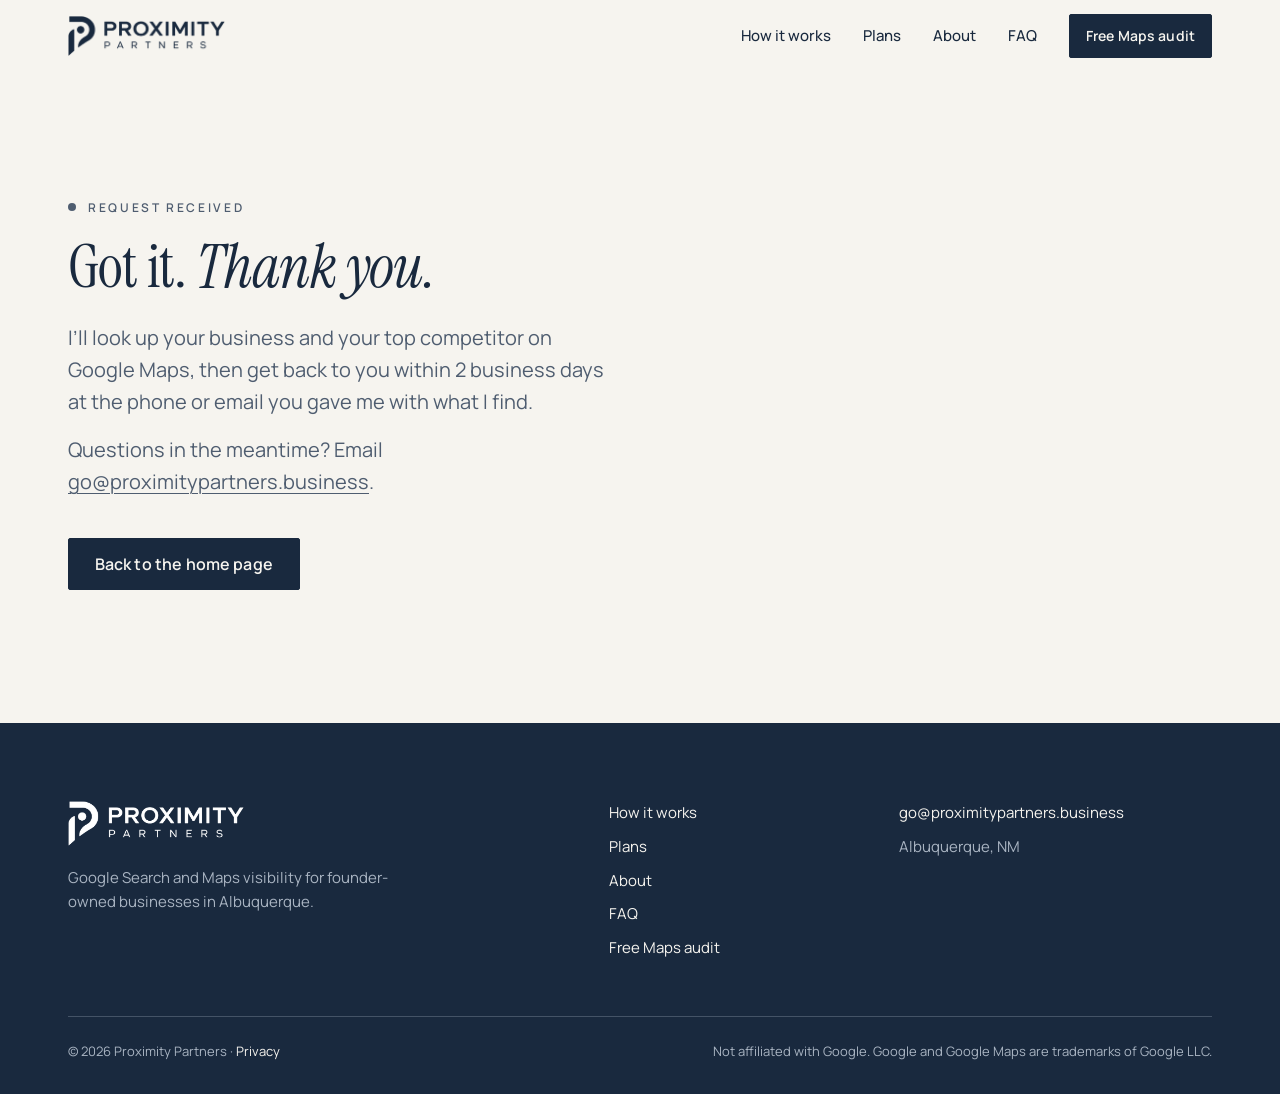
<file: thanks.html>
<!DOCTYPE html>
<html lang="en">
<head>
  <meta charset="UTF-8">
  <meta name="viewport" content="width=device-width, initial-scale=1">
  <title>Thanks | Proximity Partners</title>
  <meta name="description" content="Your free Google Maps audit request is in.">
  <meta name="robots" content="noindex">
  <meta name="theme-color" content="#19293E">
  <link rel="icon" href="/favicon.ico" sizes="any">
  <link rel="icon" type="image/png" sizes="32x32" href="/favicon-32.png">
  <link rel="apple-touch-icon" href="/apple-touch-icon.png">
  <link rel="preconnect" href="https://fonts.googleapis.com">
  <link rel="preconnect" href="https://fonts.gstatic.com" crossorigin>
  <link rel="stylesheet" href="https://fonts.googleapis.com/css2?family=Instrument+Serif:ital@0;1&family=Manrope:wght@400;500;600;700&display=swap">
  <link rel="stylesheet" href="/styles.css">
  <script>document.documentElement.classList.add('js');</script>
  <script src="/main.js" defer></script>
</head>
<body>
  <a class="skip-link" href="#main">Skip to content</a>

  <header class="site-header">
    <div class="wrap header-inner">
      <a class="brand" href="/" aria-label="Proximity Partners, home">
        <img src="/assets/logo.png" alt="Proximity Partners" width="640" height="163">
      </a>
      <button class="nav-toggle" type="button" aria-expanded="false" aria-controls="site-nav">
        <span class="nav-toggle-label">Menu</span>
        <span class="nav-toggle-bars" aria-hidden="true"></span>
      </button>
      <nav id="site-nav" class="site-nav" aria-label="Main">
        <ul>
          <li><a href="/#how">How it works</a></li>
          <li><a href="/#plans">Plans</a></li>
          <li><a href="/#about">About</a></li>
          <li><a href="/#faq">FAQ</a></li>
        </ul>
        <a class="btn btn-small" href="/#audit">Free Maps audit</a>
      </nav>
    </div>
  </header>

  <main id="main">
    <section class="simple" aria-labelledby="page-title">
      <div class="wrap">
        <p class="eyebrow">Request received</p>
        <h1 id="page-title">Got it. <em>Thank you.</em></h1>
        <p>I&rsquo;ll look up your business and your top competitor on Google Maps, then get back to you within 2 business days at the phone or email you gave me with what I find.</p>
        <p>Questions in the meantime? Email <a href="mailto:go@proximitypartners.business">go@proximitypartners.business</a>.</p>
        <a class="btn" href="/">Back to the home page</a>
      </div>
    </section>
  </main>

  <footer class="site-footer">
    <div class="wrap footer-grid">
      <div class="footer-brand">
        <img src="/assets/logo-white.png" alt="Proximity Partners" width="640" height="163" loading="lazy">
        <p>Google Search and Maps visibility for founder-owned businesses in Albuquerque.</p>
      </div>
      <nav class="footer-nav" aria-label="Footer">
        <ul>
          <li><a href="/#how">How it works</a></li>
          <li><a href="/#plans">Plans</a></li>
          <li><a href="/#about">About</a></li>
          <li><a href="/#faq">FAQ</a></li>
          <li><a href="/#audit">Free Maps audit</a></li>
        </ul>
      </nav>
      <address class="footer-contact">
        <a href="mailto:go@proximitypartners.business">go@proximitypartners.business</a>
        <span>Albuquerque, NM</span>
      </address>
    </div>
    <div class="wrap footer-base">
      <p>&copy; 2026 Proximity Partners &middot; <a href="/privacy.html">Privacy</a></p>
      <p>Not affiliated with Google. Google and Google Maps are trademarks of Google LLC.</p>
    </div>
  </footer>
</body>
</html>
</file>
<file: styles.css>
/* Proximity Partners
   Palette is the logo navy (#19293E), tints of it, and warm neutrals. Nothing else. */

:root {
  /* Brand */
  --navy: #19293E;        /* sampled from logo.png */
  --navy-deep: #0F1A28;   /* darker shade for bands and footer */
  --slate: #4F5D70;       /* secondary text, 6.1:1 on paper */
  --mist: #A9B4C2;        /* muted text on navy, 7.0:1 */
  --rule: #D5DAE1;        /* hairlines and map strokes (decorative) */
  --rule-soft: #E6E9EE;

  /* Neutrals */
  --paper: #F6F4EF;
  --white: #FFFFFF;

  /* Type */
  --font-display: "Instrument Serif", Georgia, "Times New Roman", serif;
  --font-body: "Manrope", system-ui, -apple-system, "Segoe UI", Roboto, sans-serif;

  --fs-hero: clamp(2.9rem, 1.75rem + 5.4vw, 6.25rem);
  --fs-h2: clamp(2.25rem, 1.6rem + 2.8vw, 3.75rem);
  --fs-h3: clamp(1.6rem, 1.35rem + 1vw, 2.125rem);
  --fs-lede: clamp(1.0625rem, 1rem + 0.35vw, 1.25rem);
  --fs-body: 1.0625rem;
  --fs-small: 0.9375rem;
  --fs-label: 0.75rem;

  /* Layout */
  --gutter: 1rem;
  --max: 77.5rem;
  --section: clamp(5rem, 3.5rem + 6vw, 9rem);
  --ease: cubic-bezier(0.2, 0.7, 0.2, 1);
}

@media (min-width: 48em) { :root { --gutter: 2rem; } }
@media (min-width: 80em) { :root { --gutter: 3rem; } }

/* ---------- Base ---------- */

*, *::before, *::after { box-sizing: border-box; }

html {
  -webkit-text-size-adjust: 100%;
  scroll-behavior: smooth;
  scroll-padding-top: 5.5rem;
}

body {
  margin: 0;
  background: var(--paper);
  color: var(--navy);
  font-family: var(--font-body);
  font-size: var(--fs-body);
  line-height: 1.6;
  -webkit-font-smoothing: antialiased;
  text-rendering: optimizeLegibility;
  overflow-x: hidden;
}

img, svg { display: block; max-width: 100%; height: auto; }

h1, h2, h3 {
  margin: 0;
  font-family: var(--font-display);
  font-weight: 400;
  line-height: 1.02;
  letter-spacing: -0.01em;
  text-wrap: balance;
}

h1 em, h2 em, h3 em { font-style: italic; }

p { margin: 0; }

a { color: inherit; text-underline-offset: 0.2em; text-decoration-thickness: 1px; }

ul, ol { margin: 0; padding: 0; list-style: none; }

:focus-visible {
  outline: 2px solid var(--navy);
  outline-offset: 3px;
  border-radius: 2px;
}

.wrap {
  width: 100%;
  max-width: var(--max);
  margin-inline: auto;
  padding-inline: var(--gutter);
}

.visually-hidden {
  position: absolute !important;
  width: 1px; height: 1px;
  overflow: hidden;
  clip: rect(0 0 0 0);
  clip-path: inset(50%);
  white-space: nowrap;
}

.skip-link {
  position: absolute;
  left: var(--gutter);
  top: -4rem;
  z-index: 100;
  padding: 0.75rem 1rem;
  background: var(--navy);
  color: var(--paper);
  font-weight: 600;
  text-decoration: none;
}
.skip-link:focus { top: 0.75rem; }

.eyebrow {
  display: flex;
  align-items: center;
  gap: 0.75rem;
  margin-bottom: 1.25rem;
  font-size: var(--fs-label);
  font-weight: 600;
  letter-spacing: 0.22em;
  text-transform: uppercase;
  color: var(--slate);
}
/* the counter dot from the P mark */
.eyebrow::before {
  content: "";
  flex: none;
  width: 0.5rem;
  height: 0.5rem;
  border-radius: 50%;
  background: currentColor;
}
.eyebrow-light { color: var(--mist); }

/* ---------- Buttons & links ---------- */

.btn {
  display: inline-flex;
  align-items: center;
  justify-content: center;
  gap: 0.6rem;
  min-height: 3.25rem;
  padding: 0.85rem 1.6rem;
  border: 1px solid var(--navy);
  border-radius: 2px;
  background: var(--navy);
  color: var(--paper);
  font: 600 1rem/1.2 var(--font-body);
  letter-spacing: 0.01em;
  text-decoration: none;
  cursor: pointer;
  transition: background-color 0.2s var(--ease), color 0.2s var(--ease), border-color 0.2s var(--ease);
}
.btn:hover { background: var(--navy-deep); border-color: var(--navy-deep); }
.btn-arrow { transition: transform 0.25s var(--ease); }
.btn:hover .btn-arrow { transform: translateX(3px); }

.btn-small { min-height: 2.75rem; padding: 0.5rem 1rem; font-size: 0.875rem; }

.btn-outline { background: transparent; color: var(--navy); }
.btn-outline:hover { background: var(--navy); color: var(--paper); border-color: var(--navy); }

.btn-light { background: var(--paper); color: var(--navy); border-color: var(--paper); }
.btn-light:hover { background: var(--white); border-color: var(--white); }
.btn-light:focus-visible { outline-color: var(--paper); }

.btn-block { width: 100%; }

.link-quiet {
  display: inline-flex;
  align-items: center;
  min-height: 3.25rem;
  font-weight: 600;
  text-decoration: underline;
  text-decoration-color: var(--rule);
  text-decoration-thickness: 2px;
  transition: text-decoration-color 0.2s var(--ease);
}
.link-quiet:hover { text-decoration-color: var(--navy); }

/* ---------- Header ---------- */

.site-header {
  position: sticky;
  top: 0;
  z-index: 50;
  background: var(--paper);
  border-bottom: 1px solid transparent;
  transition: border-color 0.2s var(--ease);
}
.site-header.is-scrolled { border-bottom-color: var(--rule); }

.header-inner {
  display: flex;
  align-items: center;
  justify-content: space-between;
  gap: 1rem;
  min-height: 4.5rem;
}

.brand { display: block; flex: none; }
.brand img { width: auto; height: 2.25rem; }

.nav-toggle {
  display: inline-flex;
  align-items: center;
  gap: 0.6rem;
  min-height: 2.75rem;
  padding: 0 0.25rem;
  border: 0;
  background: none;
  color: var(--navy);
  font: 600 0.875rem/1 var(--font-body);
  letter-spacing: 0.08em;
  text-transform: uppercase;
  cursor: pointer;
}
.nav-toggle-bars,
.nav-toggle-bars::before {
  display: block;
  width: 1.25rem;
  height: 2px;
  background: currentColor;
  transition: transform 0.25s var(--ease);
}
.nav-toggle-bars { position: relative; transform: translateY(-3px); }
.nav-toggle-bars::before { content: ""; position: absolute; top: 6px; }
.nav-toggle[aria-expanded="true"] .nav-toggle-bars { transform: translateY(0) rotate(45deg); }
.nav-toggle[aria-expanded="true"] .nav-toggle-bars::before { transform: translateY(-6px) rotate(-90deg); }

.site-nav ul { display: flex; flex-direction: column; }
.site-nav a:not(.btn) {
  display: block;
  padding: 0.85rem 0;
  font-weight: 500;
  text-decoration: none;
  border-bottom: 1px solid var(--rule);
}

/* Mobile: collapsible panel. Without JS, nav is simply shown. */
.js .site-nav {
  position: absolute;
  top: 100%;
  left: 0;
  right: 0;
  padding: 0.5rem var(--gutter) 1.5rem;
  background: var(--paper);
  border-bottom: 1px solid var(--rule);
}
.js .site-nav:not(.is-open) { display: none; }
.site-nav .btn { margin-top: 1.25rem; width: 100%; }

html:not(.js) .nav-toggle { display: none; }
html:not(.js) .header-inner { flex-wrap: wrap; }
html:not(.js) .site-nav { width: 100%; padding-bottom: 1rem; }

@media (min-width: 60em) {
  .brand img { height: 2.5rem; }
  .nav-toggle { display: none; }
  .js .site-nav,
  .js .site-nav:not(.is-open),
  html:not(.js) .site-nav {
    position: static;
    display: flex;
    align-items: center;
    gap: 2rem;
    width: auto;
    padding: 0;
    border: 0;
    background: none;
  }
  .site-nav ul { flex-direction: row; gap: 2rem; }
  .site-nav a:not(.btn) {
    padding: 0.5rem 0;
    border: 0;
    font-size: 0.9375rem;
    text-decoration: underline;
    text-decoration-color: transparent;
    text-decoration-thickness: 1px;
    transition: text-decoration-color 0.2s var(--ease);
  }
  .site-nav a:not(.btn):hover { text-decoration-color: currentColor; }
  .site-nav .btn { margin: 0; width: auto; }
}

/* ---------- Hero ---------- */

.hero { padding: clamp(2.5rem, 1rem + 5vw, 5.5rem) 0 0; }

.hero-grid {
  display: grid;
  gap: 3rem;
  align-items: center;
}

.hero h1 {
  font-size: var(--fs-hero);
  line-height: 0.98;
  margin-bottom: 1.75rem;
  max-width: 11ch;
}

.lede {
  max-width: 34rem;
  font-size: var(--fs-lede);
  line-height: 1.6;
  color: var(--slate);
}

.hero-actions {
  display: flex;
  flex-wrap: wrap;
  align-items: center;
  gap: 0.5rem 2rem;
  margin-top: 2.25rem;
}

.hero-map {
  position: relative;
  margin: 0;
  max-width: 26rem;
}
.map-svg { width: 100%; border: 1px solid var(--rule); }
.map-bg { fill: var(--white); }
.map-minor path { stroke: var(--rule-soft); stroke-width: 1.5; fill: none; }
.map-major path { stroke: var(--rule); stroke-width: 9; fill: none; stroke-linecap: round; }
.map-blocks rect { fill: var(--paper); }
.map-dots circle { fill: var(--mist); }
.map-ring { fill: none; stroke: var(--navy); stroke-opacity: 0.18; stroke-width: 1.5; }
.map-ring-outer { stroke-opacity: 0.08; }

.map-pin {
  position: absolute;
  /* mark's counter dot sits over ring center: (352, 262) in a 520x560 box */
  left: calc(352 / 520 * 100%);
  top: calc(262 / 560 * 100%);
  width: 15%;
  height: auto;
  transform: translate(-45%, -32%); /* counter dot of the mark over the ring center */
}

.map-tag {
  position: absolute;
  right: calc((1 - 352 / 520) * 100% + 7%);
  top: calc(262 / 560 * 100% - 17%);
  padding: 0.35rem 0.6rem;
  background: var(--navy);
  color: var(--paper);
  font-size: 0.6875rem;
  font-weight: 600;
  letter-spacing: 0.16em;
  text-transform: uppercase;
  white-space: nowrap;
}

.map-caption {
  margin-top: 0.75rem;
  font-size: var(--fs-label);
  letter-spacing: 0.18em;
  text-transform: uppercase;
  color: var(--slate);
}

.hero-facts {
  display: grid;
  margin-top: clamp(3.5rem, 2rem + 5vw, 6rem);
  border-top: 1px solid var(--navy);
}
.hero-facts li {
  display: flex;
  align-items: baseline;
  gap: 1rem;
  padding: 1rem 0;
  border-bottom: 1px solid var(--rule);
  font-weight: 500;
}

.fact-k {
  display: inline-block;
  min-width: 5.5rem;
  font-size: var(--fs-label);
  font-weight: 600;
  letter-spacing: 0.2em;
  text-transform: uppercase;
  color: var(--slate);
}

@media (min-width: 48em) {
  .hero-facts { grid-template-columns: repeat(3, 1fr); }
  .hero-facts li { flex-direction: column; gap: 0.35rem; padding: 1.25rem 1.5rem 1.25rem 0; border-bottom: 0; }
  .hero-facts li + li { padding-left: 1.5rem; border-left: 1px solid var(--rule); }
}

@media (min-width: 60em) {
  .hero-grid { grid-template-columns: repeat(12, 1fr); gap: 2rem; }
  .hero-copy { grid-column: 1 / span 7; }
  .hero-map { grid-column: 8 / span 5; justify-self: end; width: 100%; max-width: 30rem; }
}

/* ---------- Sections ---------- */

.section { padding: var(--section) 0; }

h2 { font-size: var(--fs-h2); }

.split { display: grid; gap: 2.5rem; }

@media (min-width: 60em) {
  .split { grid-template-columns: repeat(12, 1fr); gap: 2rem; }
  .split-aside { grid-column: 1 / span 4; }
  .split > :last-child { grid-column: 6 / span 7; }
  .split-sticky { position: sticky; top: 7rem; align-self: start; }
}

/* ---------- How it works ---------- */

.how { border-top: 1px solid var(--rule); margin-top: clamp(3rem, 2rem + 3vw, 5rem); }
.how h2 { max-width: 10ch; }

.steps { counter-reset: step; }
.step {
  display: grid;
  grid-template-columns: 4.25rem 1fr;
  gap: 1rem;
  padding: 2rem 0;
  border-top: 1px solid var(--rule);
}
.step:first-child { border-top-color: var(--navy); }
.step:last-child { border-bottom: 1px solid var(--rule); }
.step-num {
  font-family: var(--font-display);
  font-size: 2.75rem;
  line-height: 0.9;
  color: var(--navy);
}
.step h3 { font-size: var(--fs-h3); margin-bottom: 0.6rem; }
.step p { color: var(--slate); max-width: 34rem; }

@media (min-width: 48em) {
  .step { grid-template-columns: 7rem 1fr; padding: 2.5rem 0; }
  .step-num { font-size: 4rem; }
}

/* ---------- Plans ---------- */

.plans { background: var(--white); border-top: 1px solid var(--rule); border-bottom: 1px solid var(--rule); }

.plans-head { display: grid; gap: 0; margin-bottom: clamp(2.5rem, 2rem + 3vw, 4.5rem); }
.plans-head h2 { max-width: 16ch; }
.plans-intro { margin-top: 1.25rem; max-width: 26rem; color: var(--slate); }

@media (min-width: 60em) {
  .plans-head { grid-template-columns: repeat(12, 1fr); column-gap: 2rem; align-items: end; }
  .plans-head .eyebrow { grid-column: 1 / -1; }
  .plans-head h2 { grid-column: 1 / span 8; }
  .plans-intro { grid-column: 9 / span 4; margin-top: 0; }
}

.plan-grid {
  display: grid;
  border-top: 1px solid var(--navy);
}

.plan {
  display: flex;
  flex-direction: column;
  padding: 2.25rem 0 2.75rem;
}
.plan + .plan { border-top: 1px solid var(--rule); }

.plan-top { margin-bottom: 1.75rem; }
.plan h3 { font-size: clamp(2.25rem, 1.8rem + 2vw, 3.25rem); }
.plan-for { margin-top: 0.5rem; color: var(--slate); }

.plan-price {
  display: flex;
  align-items: baseline;
  gap: 0.35rem;
  padding-top: 1.5rem;
  border-top: 1px solid var(--rule);
}
.price-num {
  font-family: var(--font-display);
  font-size: clamp(3.5rem, 2.8rem + 3vw, 5rem);
  line-height: 0.9;
  letter-spacing: -0.02em;
}
.price-unit { font-weight: 600; color: var(--slate); }
.plan-setup {
  margin-top: 0.6rem;
  padding-bottom: 1.5rem;
  border-bottom: 1px solid var(--rule);
  font-weight: 600;
}

.dot-list { margin: 1.5rem 0 2.25rem; }
.dot-list li {
  position: relative;
  padding: 0.5rem 0 0.5rem 1.5rem;
}
.dot-list li::before {
  content: "";
  position: absolute;
  left: 0;
  top: 1.05rem;
  width: 0.45rem;
  height: 0.45rem;
  border-radius: 50%;
  background: var(--navy);
}
.plan .btn { margin-top: auto; align-self: flex-start; }

@media (min-width: 48em) {
  .plan-grid { grid-template-columns: 1fr 1fr; }
  .plan-for { min-height: 3.2em; } /* keeps both prices on one baseline when a line wraps */
  .plan { padding: 2.75rem 2.5rem 3rem 0; }
  .plan + .plan { border-top: 0; border-left: 1px solid var(--rule); padding-left: 2.5rem; padding-right: 0; }
}
@media (min-width: 80em) {
  .plan { padding-right: 4.5rem; }
  .plan + .plan { padding-left: 4.5rem; }
}

.terms {
  display: grid;
  gap: 1.5rem;
  margin: 0;
  padding-top: 2rem;
  border-top: 1px solid var(--navy);
}
.terms dt {
  margin-bottom: 0.4rem;
  font-size: var(--fs-label);
  font-weight: 600;
  letter-spacing: 0.2em;
  text-transform: uppercase;
  color: var(--slate);
}
.terms dd { margin: 0; max-width: 32rem; }

@media (min-width: 48em) {
  .terms { grid-template-columns: 1fr 1fr; gap: 2.5rem; }
  .terms > div + div { padding-left: 2.5rem; border-left: 1px solid var(--rule); }
}
@media (min-width: 80em) {
  .terms > div + div { padding-left: 4.5rem; }
}

/* ---------- About ---------- */

.about-grid { display: grid; gap: 3rem; }

.about-figure { order: 2; margin: 0; max-width: 18rem; }
.nowrap { white-space: nowrap; }
.about-photo-fallback {
  display: grid;
  place-items: center;
  aspect-ratio: 4 / 5;
  background: var(--white);
  border: 1px solid var(--rule);
}
.about-photo-fallback img { width: 34%; height: auto; }
.about-figure > img { width: 100%; aspect-ratio: 4 / 5; object-fit: cover; }
.about-figure figcaption {
  margin-top: 0.85rem;
  font-size: var(--fs-small);
  color: var(--slate);
}

.about h2 { margin-bottom: 2rem; }
.prose p { max-width: 36rem; font-size: var(--fs-lede); }
.prose p + p { margin-top: 1.25rem; }
.prose p:not(:first-child) { color: var(--slate); }

@media (min-width: 60em) {
  .about-grid { grid-template-columns: repeat(12, 1fr); gap: 2rem; align-items: end; }
  .about-figure { order: 0; max-width: 24rem; grid-column: 1 / span 4; }
  .about-copy { grid-column: 6 / span 7; padding-bottom: 2.5rem; }
}

/* ---------- FAQ ---------- */

.faq { border-top: 1px solid var(--rule); }
.faq-more { margin-top: 1.5rem; color: var(--slate); font-size: var(--fs-small); overflow-wrap: anywhere; }

.faq-list { border-top: 1px solid var(--navy); }
.faq-list details { border-bottom: 1px solid var(--rule); }
.faq-list summary {
  position: relative;
  display: block;
  padding: 1.5rem 3rem 1.5rem 0;
  font-family: var(--font-display);
  font-size: clamp(1.4rem, 1.2rem + 0.9vw, 1.875rem);
  line-height: 1.2;
  cursor: pointer;
  list-style: none;
}
.faq-list summary::-webkit-details-marker { display: none; }
.faq-list summary::before,
.faq-list summary::after {
  content: "";
  position: absolute;
  right: 0.25rem;
  top: 50%;
  width: 1rem;
  height: 1.5px;
  background: var(--navy);
  transition: transform 0.25s var(--ease);
}
.faq-list summary::after { transform: rotate(90deg); }
.faq-list details[open] summary::after { transform: rotate(0deg); }
.faq-list summary:hover { text-decoration: underline; text-decoration-thickness: 1px; text-underline-offset: 0.18em; }

.answer { padding: 0 0 1.75rem; max-width: 38rem; color: var(--slate); }
.answer p + p { margin-top: 1rem; }

/* ---------- Contact ---------- */

.contact { background: var(--white); border-top: 1px solid var(--rule); }

.contact-grid { display: grid; gap: 3rem; }
.contact h2 { margin-bottom: 1.5rem; }
.contact-copy > p:not(.eyebrow) { max-width: 30rem; color: var(--slate); font-size: var(--fs-lede); }

.contact-direct { margin-top: 2.5rem; border-top: 1px solid var(--navy); }
.contact-direct li {
  display: flex;
  flex-wrap: wrap;
  align-items: baseline;
  gap: 0.25rem 1rem;
  padding: 1rem 0;
  border-bottom: 1px solid var(--rule);
  font-weight: 500;
}
.contact-direct .fact-k { min-width: 7.5rem; }
.contact-direct a { overflow-wrap: anywhere; }

.audit-form {
  padding: 1.5rem;
  background: var(--paper);
  border: 1px solid var(--rule);
}
.field + .field { margin-top: 1.25rem; }
.field label {
  display: block;
  margin-bottom: 0.45rem;
  font-size: var(--fs-small);
  font-weight: 600;
}
.field input,
.field select {
  width: 100%;
  min-height: 3.25rem;
  padding: 0.75rem 0.9rem;
  border: 1px solid var(--slate);
  border-radius: 2px;
  background: var(--white);
  color: var(--navy);
  font: 500 1rem/1.3 var(--font-body);
  transition: border-color 0.2s var(--ease), box-shadow 0.2s var(--ease);
}
.field input:hover,
.field select:hover { border-color: var(--navy); }
.field input:focus-visible,
.field select:focus-visible {
  outline: none;
  border-color: var(--navy);
  box-shadow: 0 0 0 2px var(--navy);
}
.select-wrap { position: relative; }
.select-wrap::after {
  content: "";
  position: absolute;
  right: 1rem;
  top: 50%;
  width: 0.5rem;
  height: 0.5rem;
  border-right: 1.5px solid var(--navy);
  border-bottom: 1.5px solid var(--navy);
  transform: translateY(-70%) rotate(45deg);
  pointer-events: none;
}
.field select { appearance: none; padding-right: 2.5rem; }
.hint { margin-top: 0.4rem; font-size: 0.875rem; color: var(--slate); }

.audit-form .btn { margin-top: 1.75rem; }
.form-note { margin-top: 1rem; font-size: 0.875rem; color: var(--slate); }

@media (min-width: 48em) {
  .audit-form { padding: 2.25rem; }
}
@media (min-width: 60em) {
  .contact-grid { grid-template-columns: repeat(12, 1fr); gap: 2rem; align-items: start; }
  .contact-copy { grid-column: 1 / span 5; }
  .audit-form { grid-column: 7 / span 6; }
}

/* ---------- Footer ---------- */

.site-footer {
  padding: clamp(3.5rem, 2.5rem + 3vw, 5rem) 0 2rem;
  background: var(--navy);
  color: var(--mist);
  font-size: var(--fs-small);
}
.site-footer :focus-visible { outline-color: var(--paper); }
.site-footer a { color: var(--paper); text-decoration-color: transparent; transition: text-decoration-color 0.2s var(--ease); }
.site-footer a:hover { text-decoration-color: currentColor; text-decoration-line: underline; }

.footer-grid { display: grid; gap: 2.5rem; }
.footer-brand img { width: 11rem; height: auto; margin-bottom: 1.25rem; }
.footer-brand p { max-width: 20rem; }
.footer-nav ul { display: grid; gap: 0.6rem; }
.footer-nav a { text-decoration: none; }
.footer-contact { display: grid; gap: 0.6rem; align-content: start; font-style: normal; }
.footer-contact a { overflow-wrap: anywhere; }

.footer-base {
  display: flex;
  flex-wrap: wrap;
  justify-content: space-between;
  gap: 0.5rem 2rem;
  margin-top: 3.5rem;
  padding-top: 1.5rem;
  border-top: 1px solid rgba(169, 180, 194, 0.3);
  /* rule spans content width only */
  width: calc(100% - 2 * var(--gutter));
  max-width: calc(var(--max) - 2 * var(--gutter));
  padding-inline: 0;
  font-size: 0.8125rem;
}

@media (min-width: 48em) {
  .footer-grid { grid-template-columns: 2fr 1fr 1.25fr; }
}

/* ---------- Simple pages (thanks, 404) ---------- */

.simple {
  padding: clamp(4rem, 3rem + 6vw, 8rem) 0 var(--section);
}
.simple h1 { font-size: var(--fs-h2); margin-bottom: 1.5rem; max-width: 14ch; }
.simple p:not(.eyebrow) { max-width: 34rem; color: var(--slate); font-size: var(--fs-lede); }
.simple p:not(.eyebrow) + p { margin-top: 1rem; }
.simple .btn { margin-top: 2.5rem; }
.simple h2 { font-size: var(--fs-h3); margin: 2.5rem 0 0.75rem; max-width: 34rem; }
.simple ul { max-width: 34rem; color: var(--slate); font-size: var(--fs-lede); padding-left: 1.25rem; list-style: disc; }
.simple li + li { margin-top: 0.4rem; }

/* ---------- Motion ---------- */

@media (prefers-reduced-motion: no-preference) {
  .js .reveal {
    opacity: 0;
    transform: translateY(14px);
    transition: opacity 0.7s var(--ease), transform 0.7s var(--ease);
  }
  .js .reveal.is-visible { opacity: 1; transform: none; }
}

@media (prefers-reduced-motion: reduce) {
  html { scroll-behavior: auto; }
  *, *::before, *::after { transition-duration: 0.01ms !important; animation-duration: 0.01ms !important; }
}
</file>
